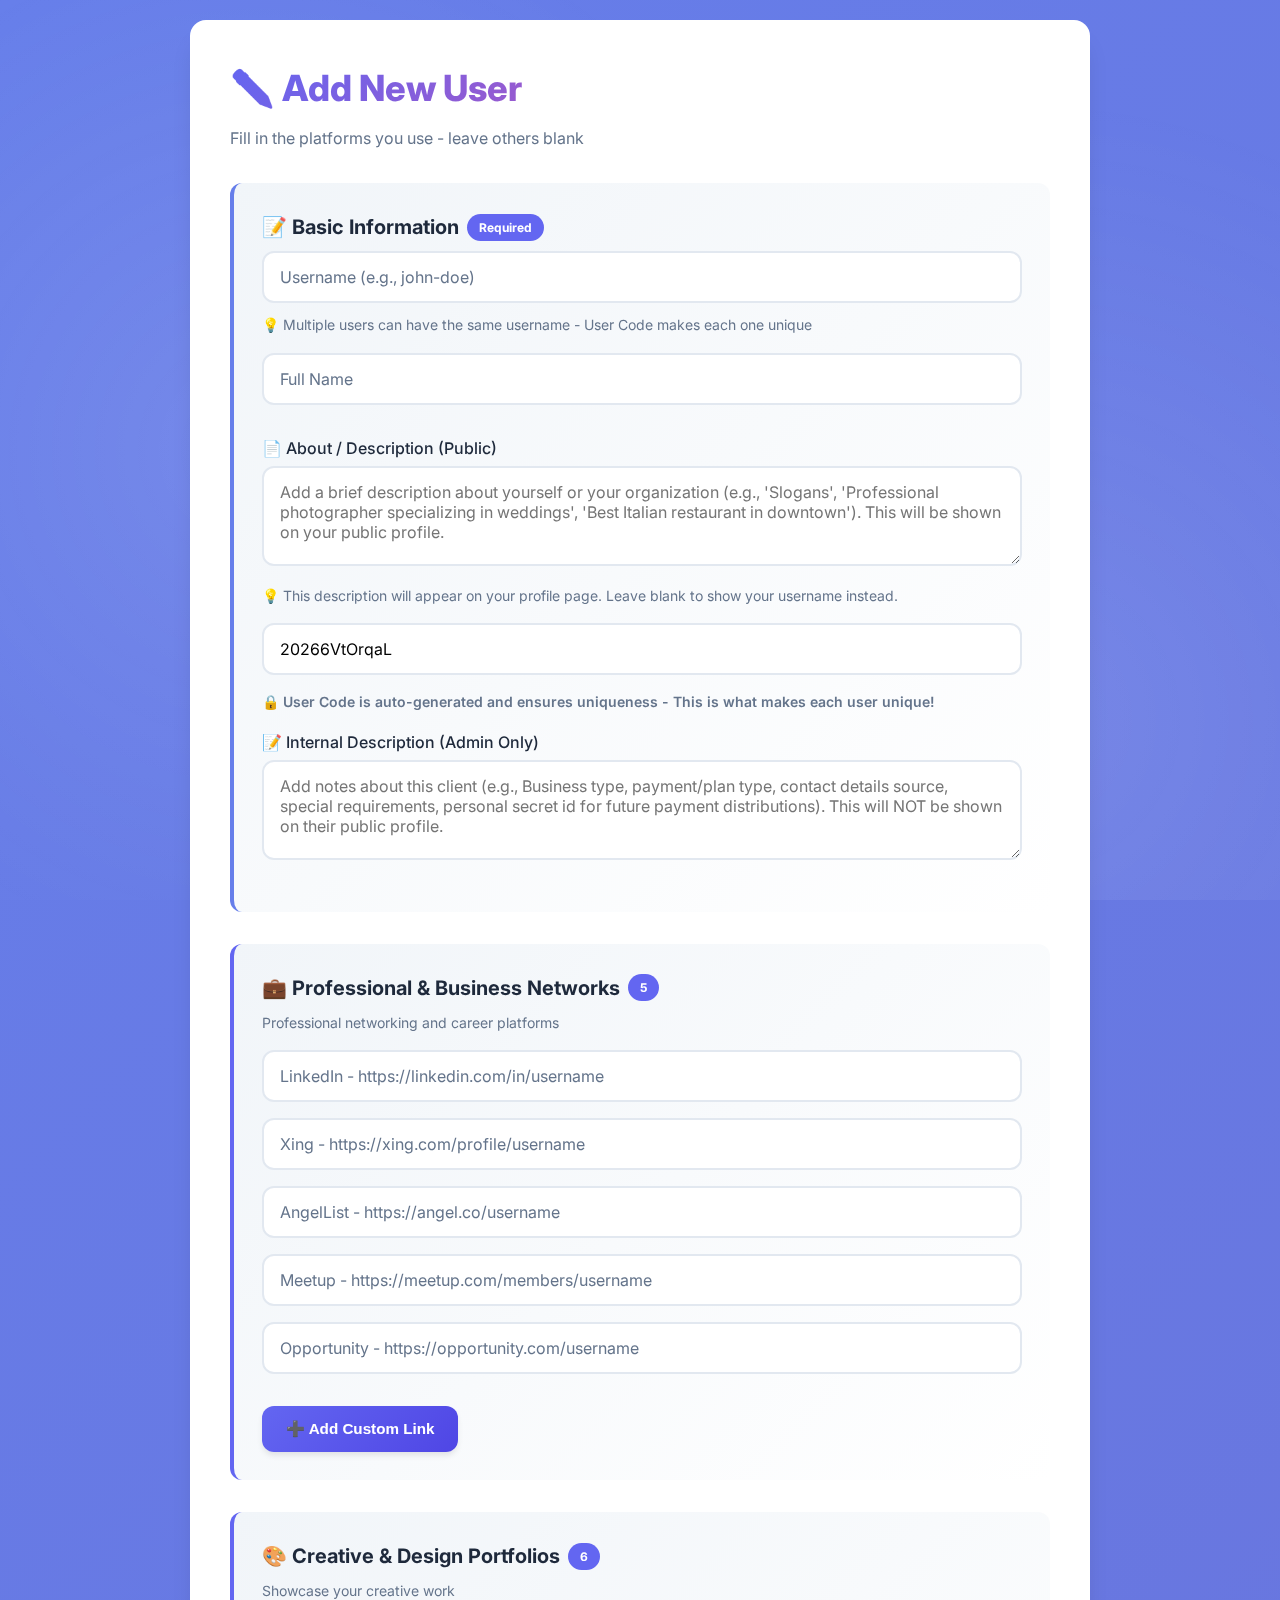
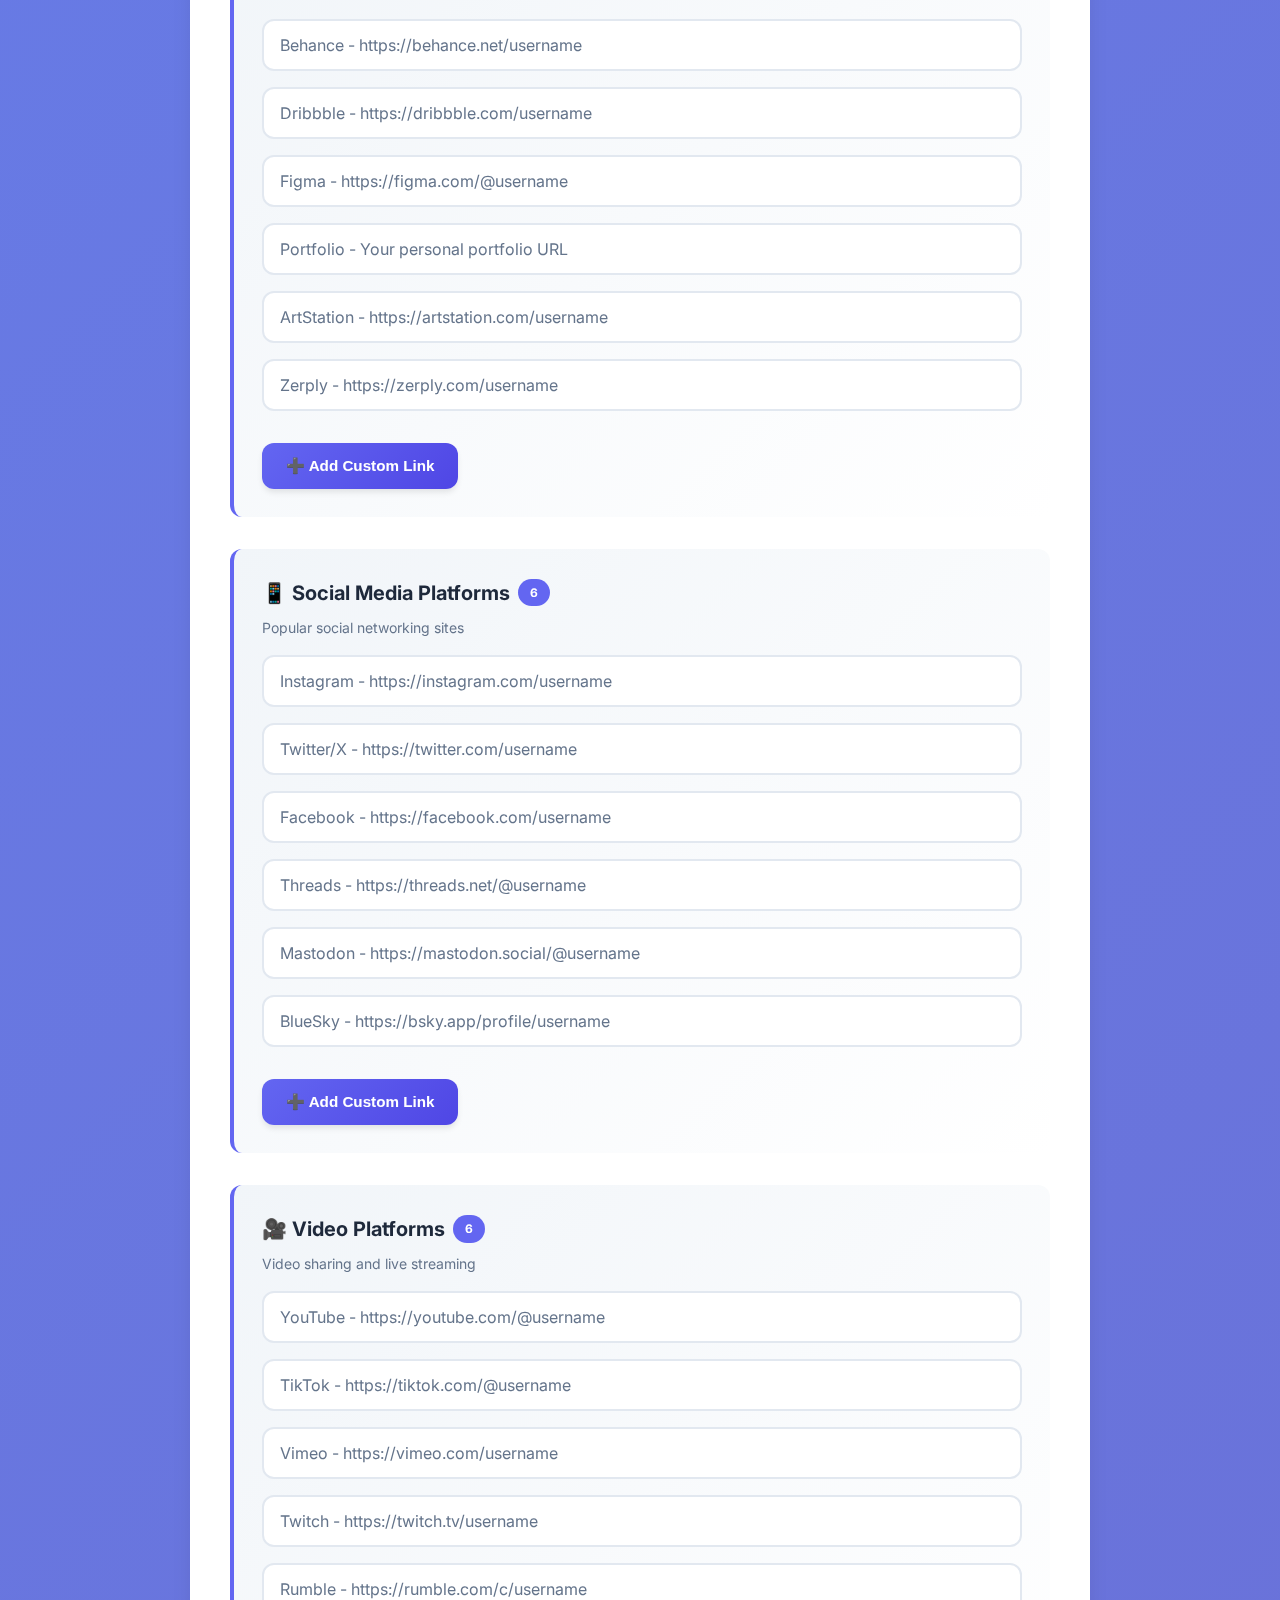
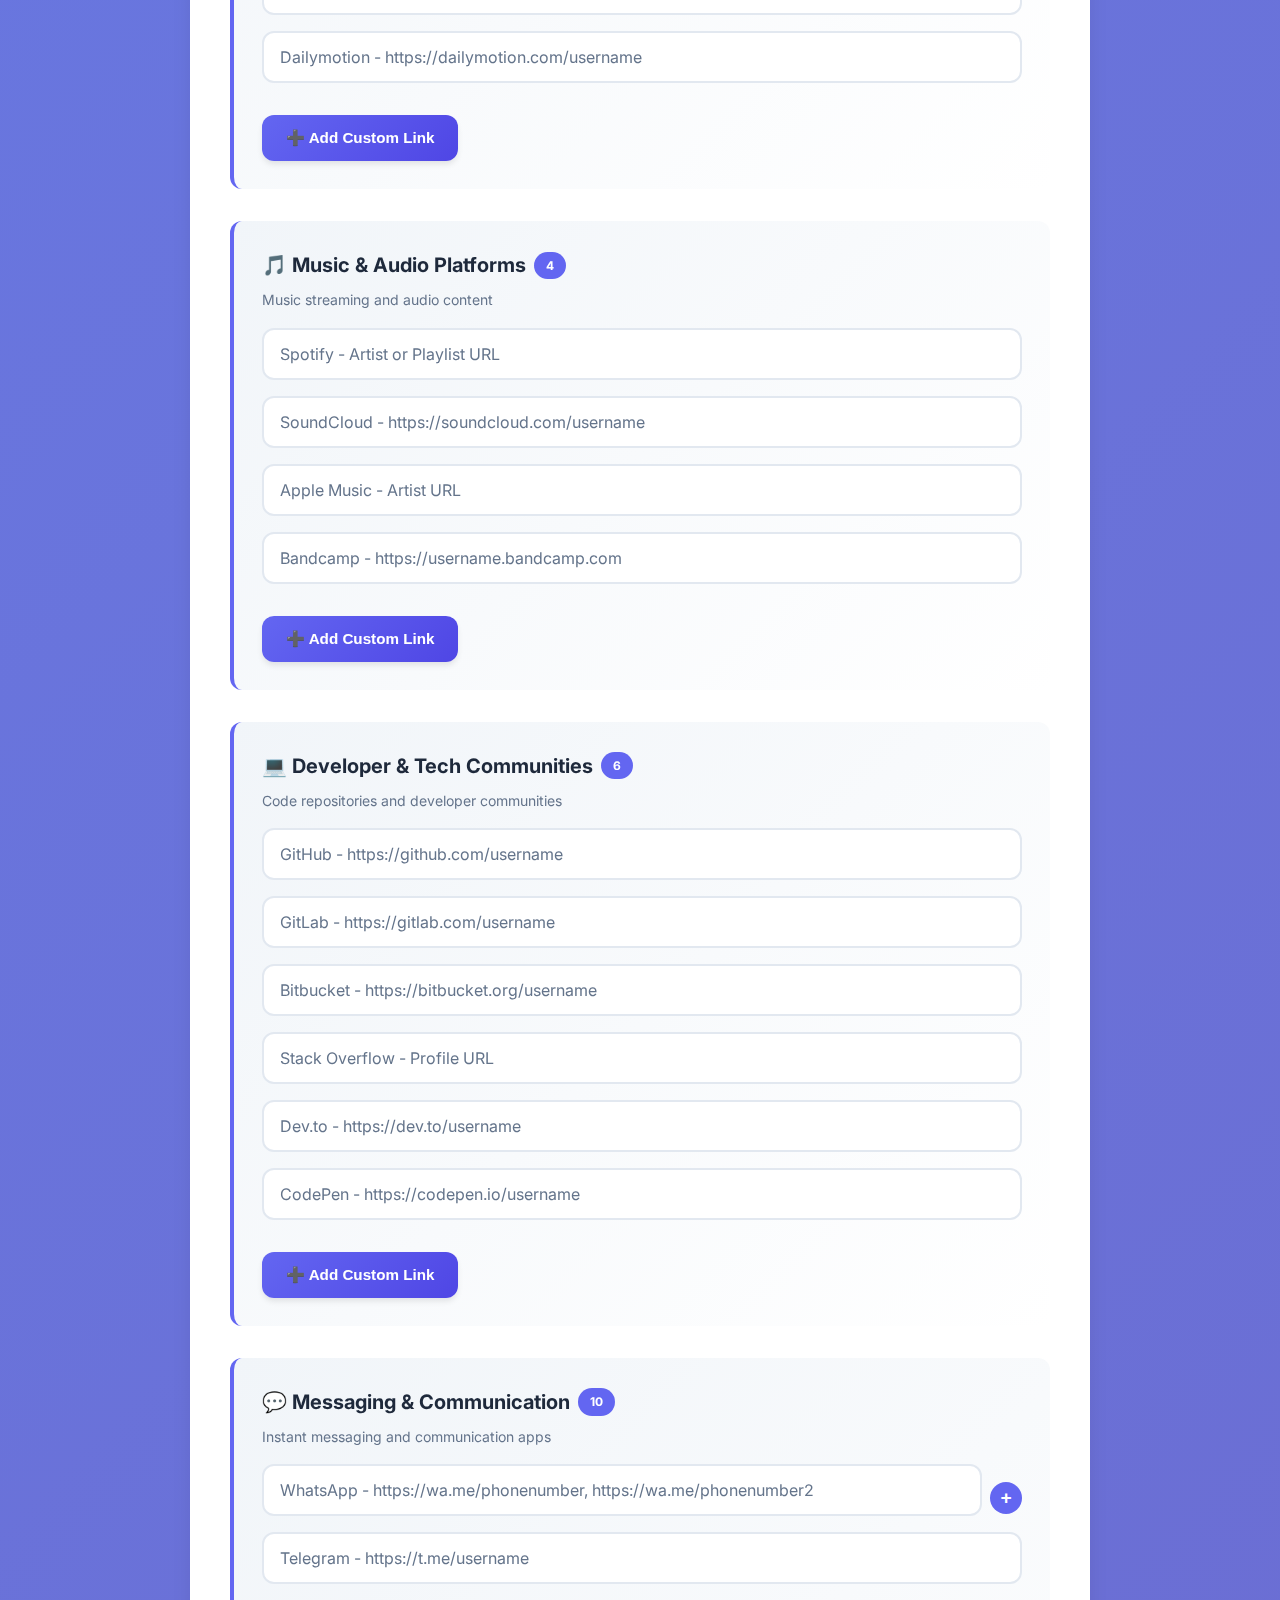
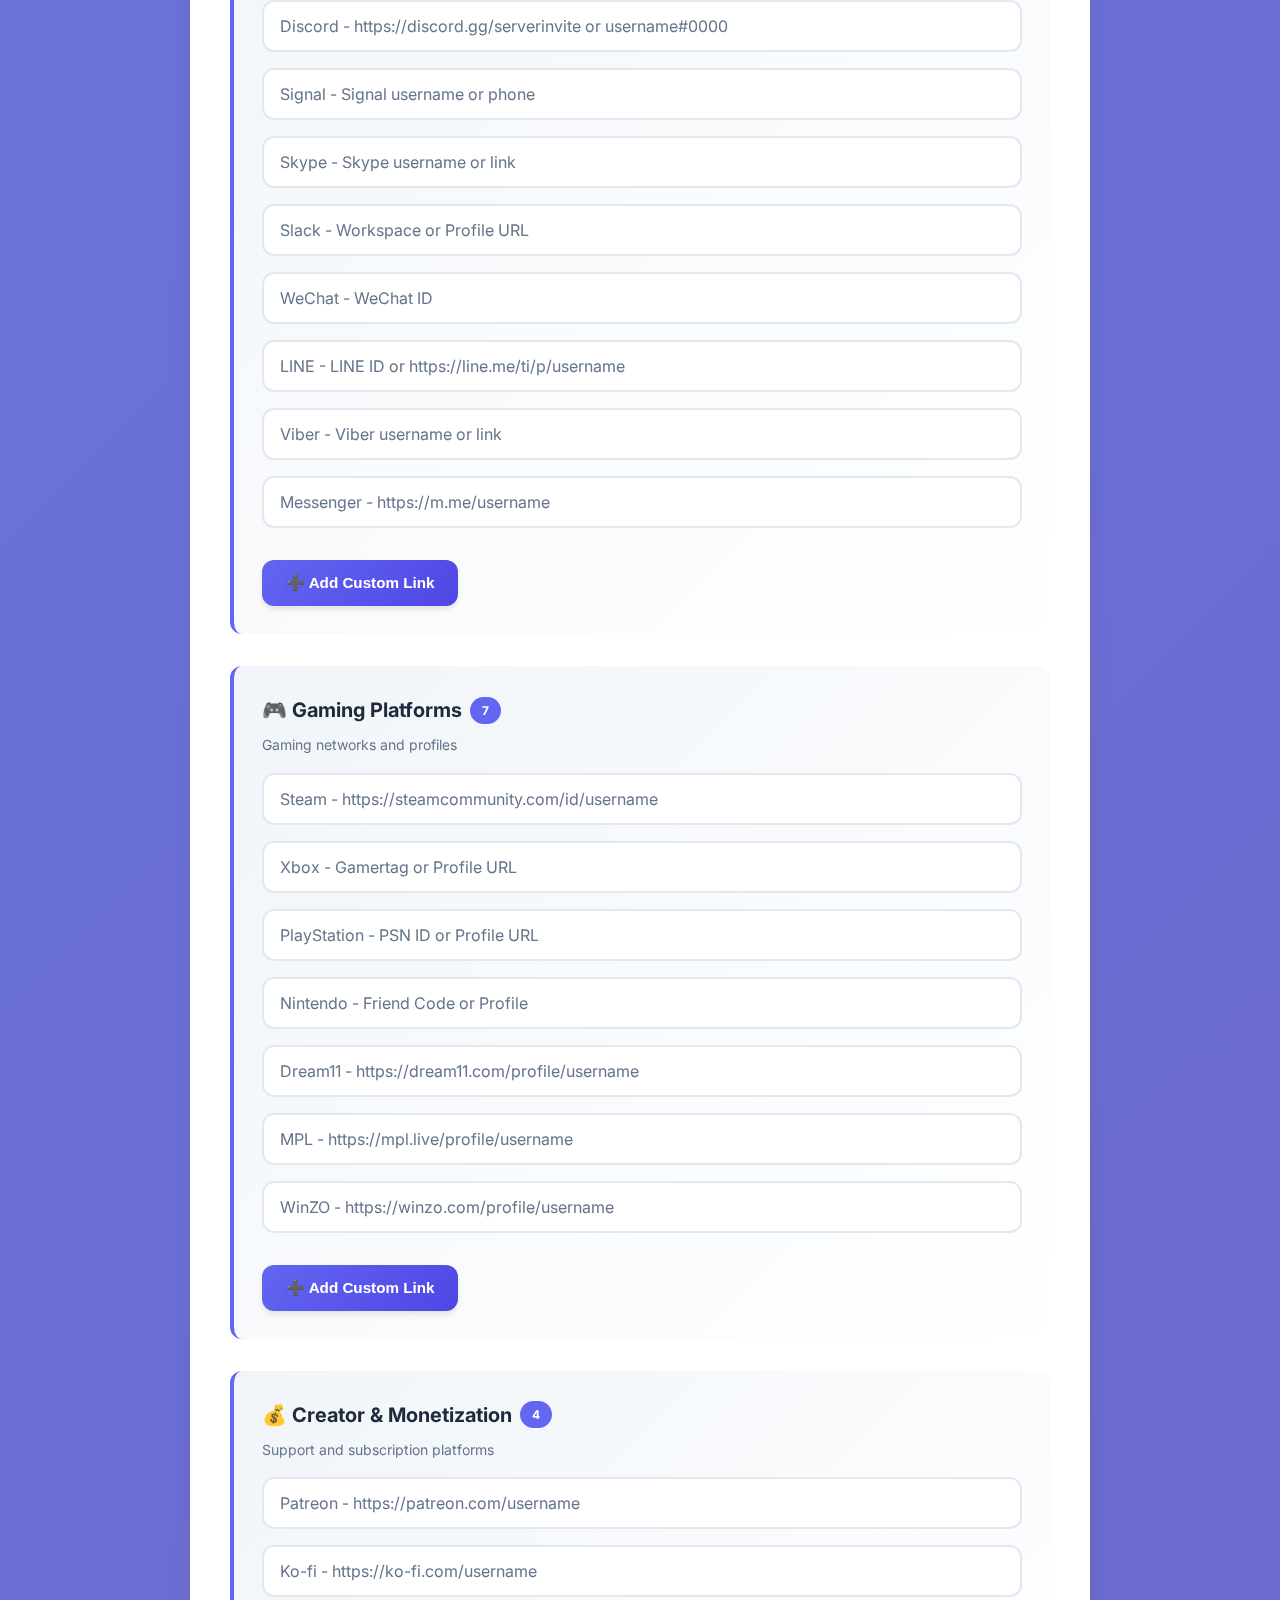
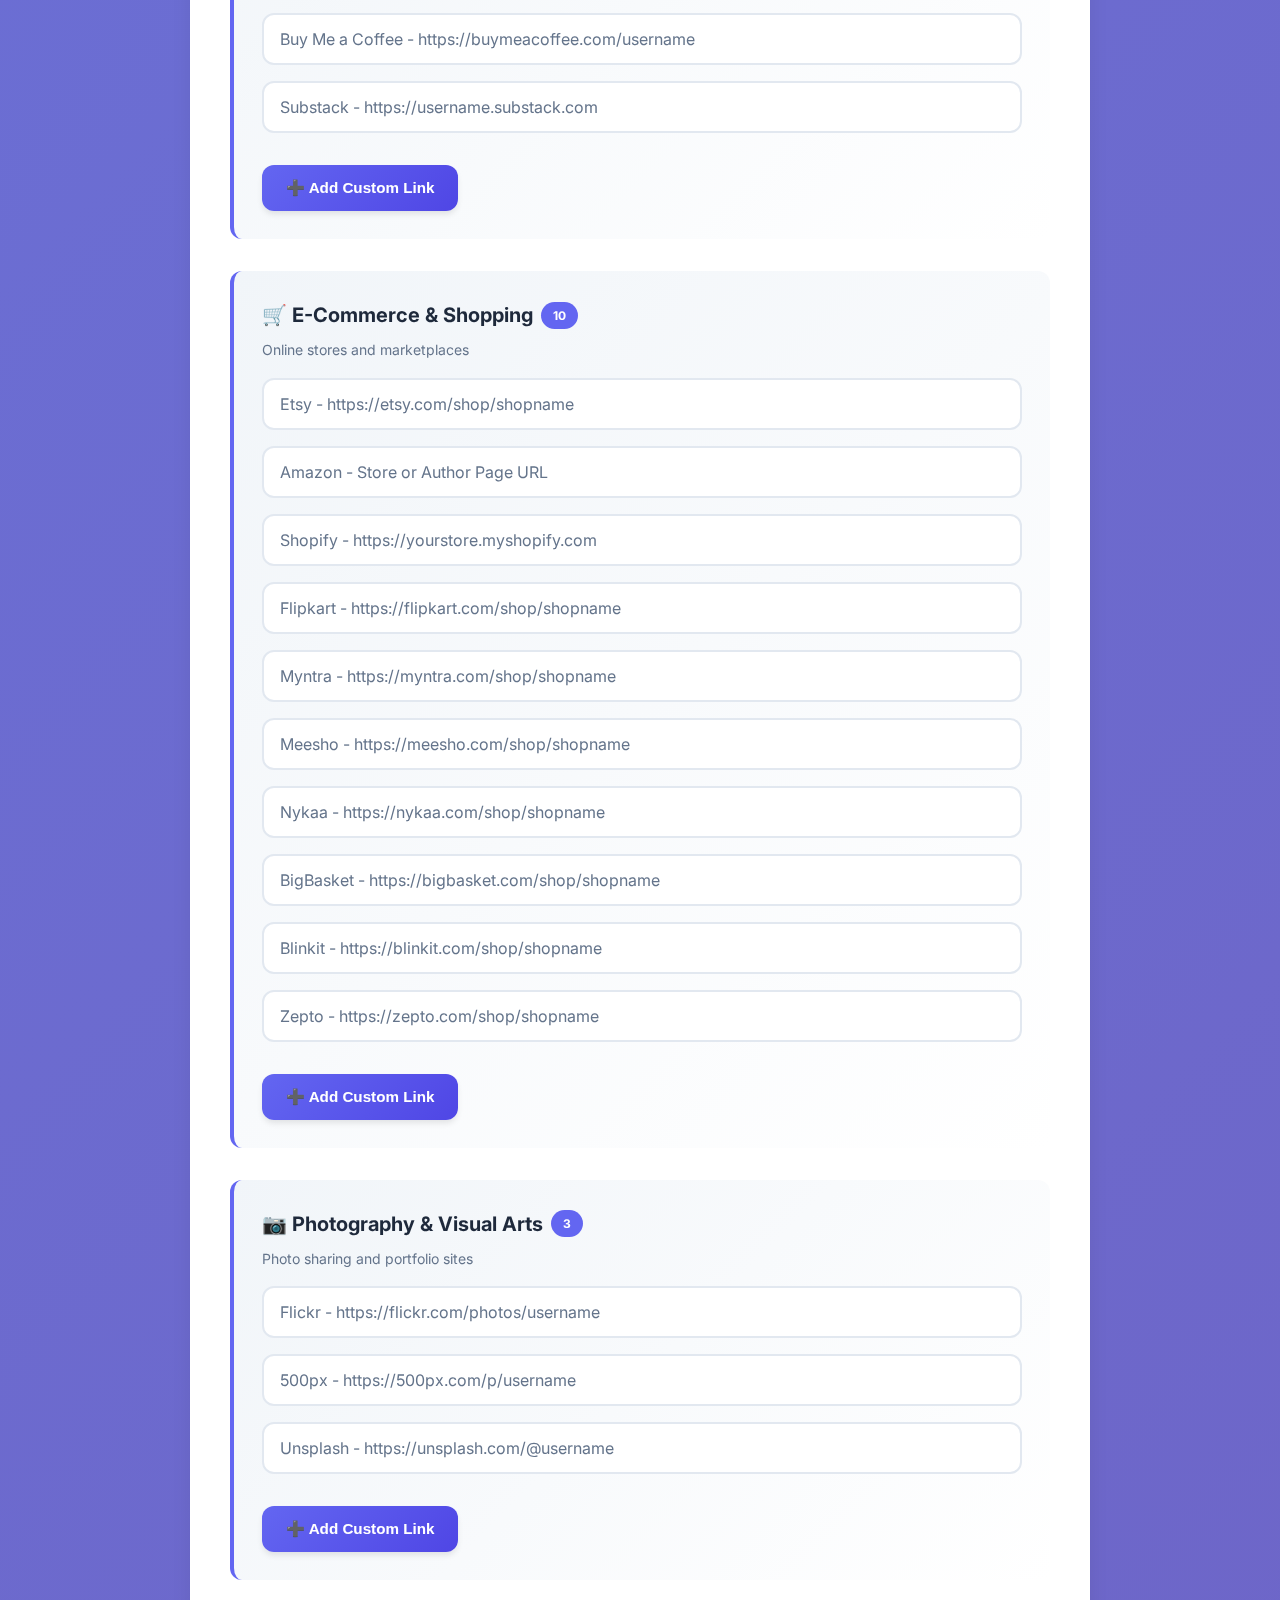
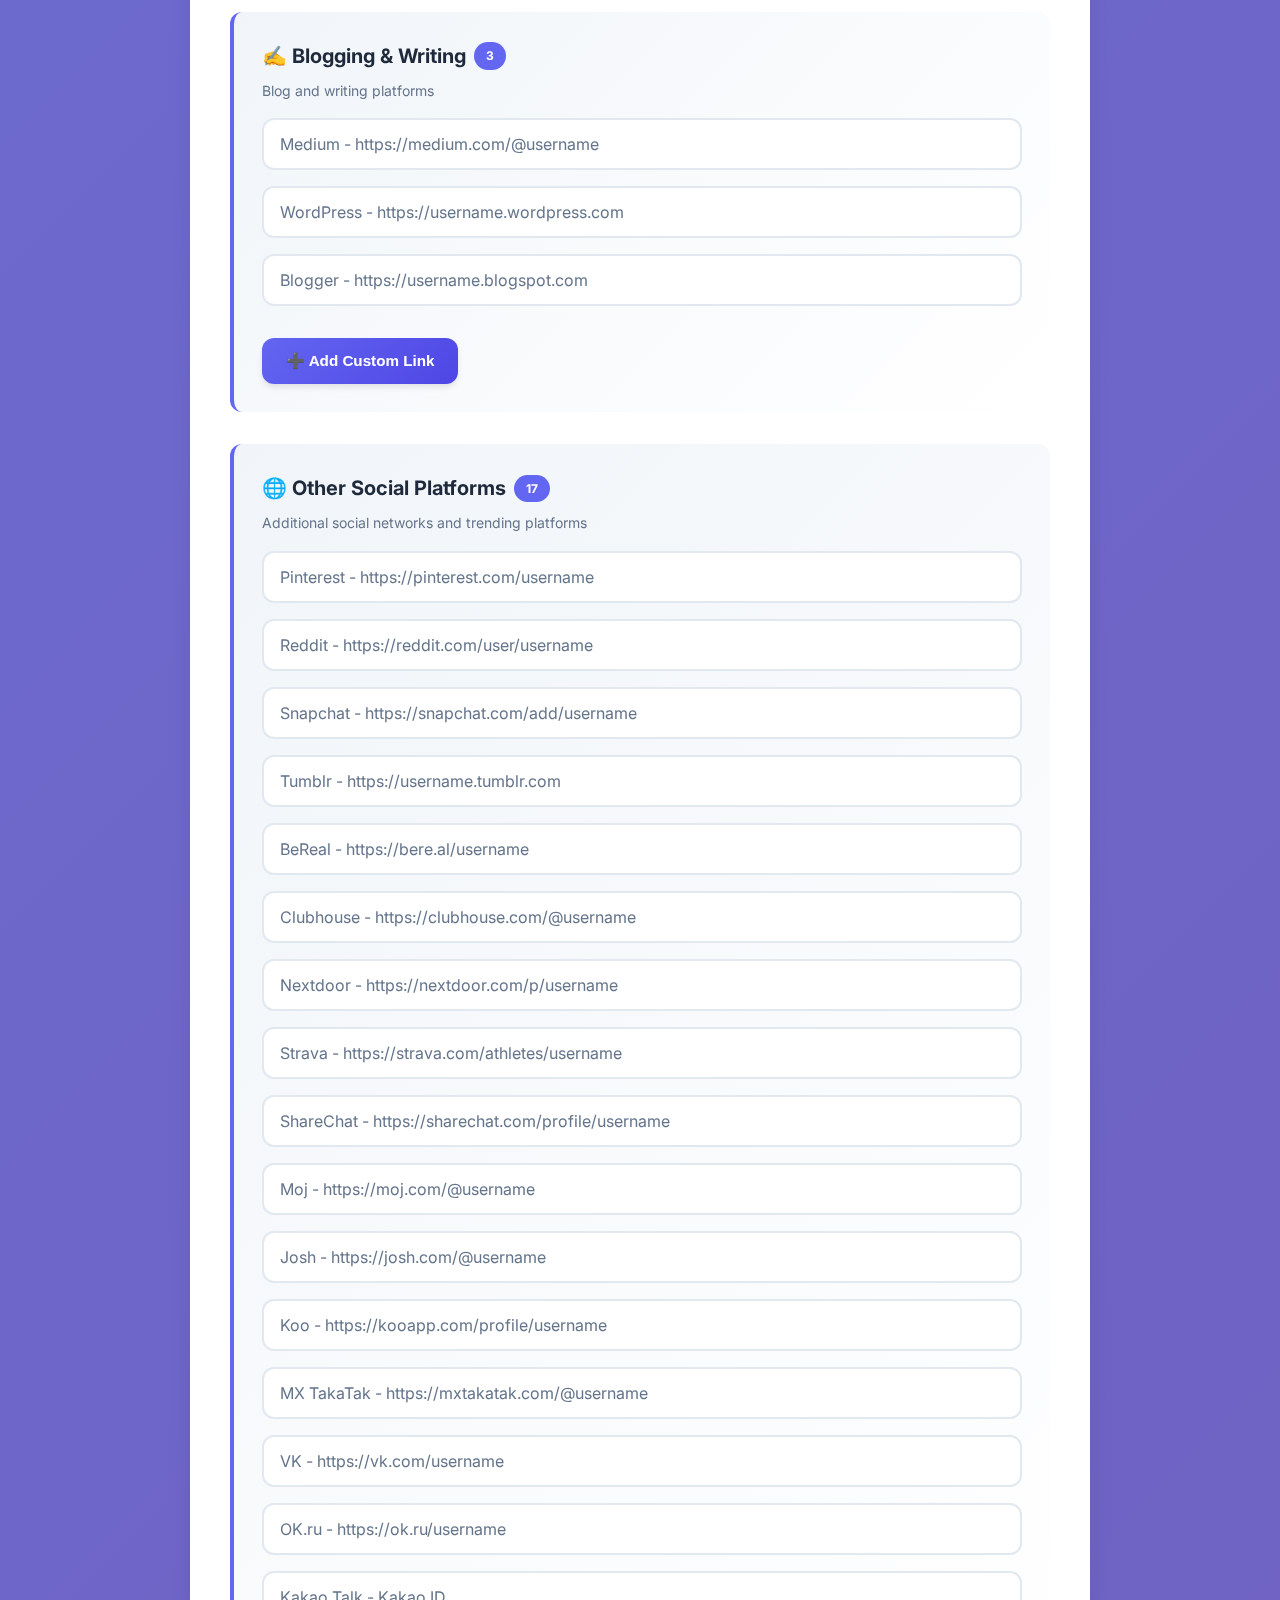
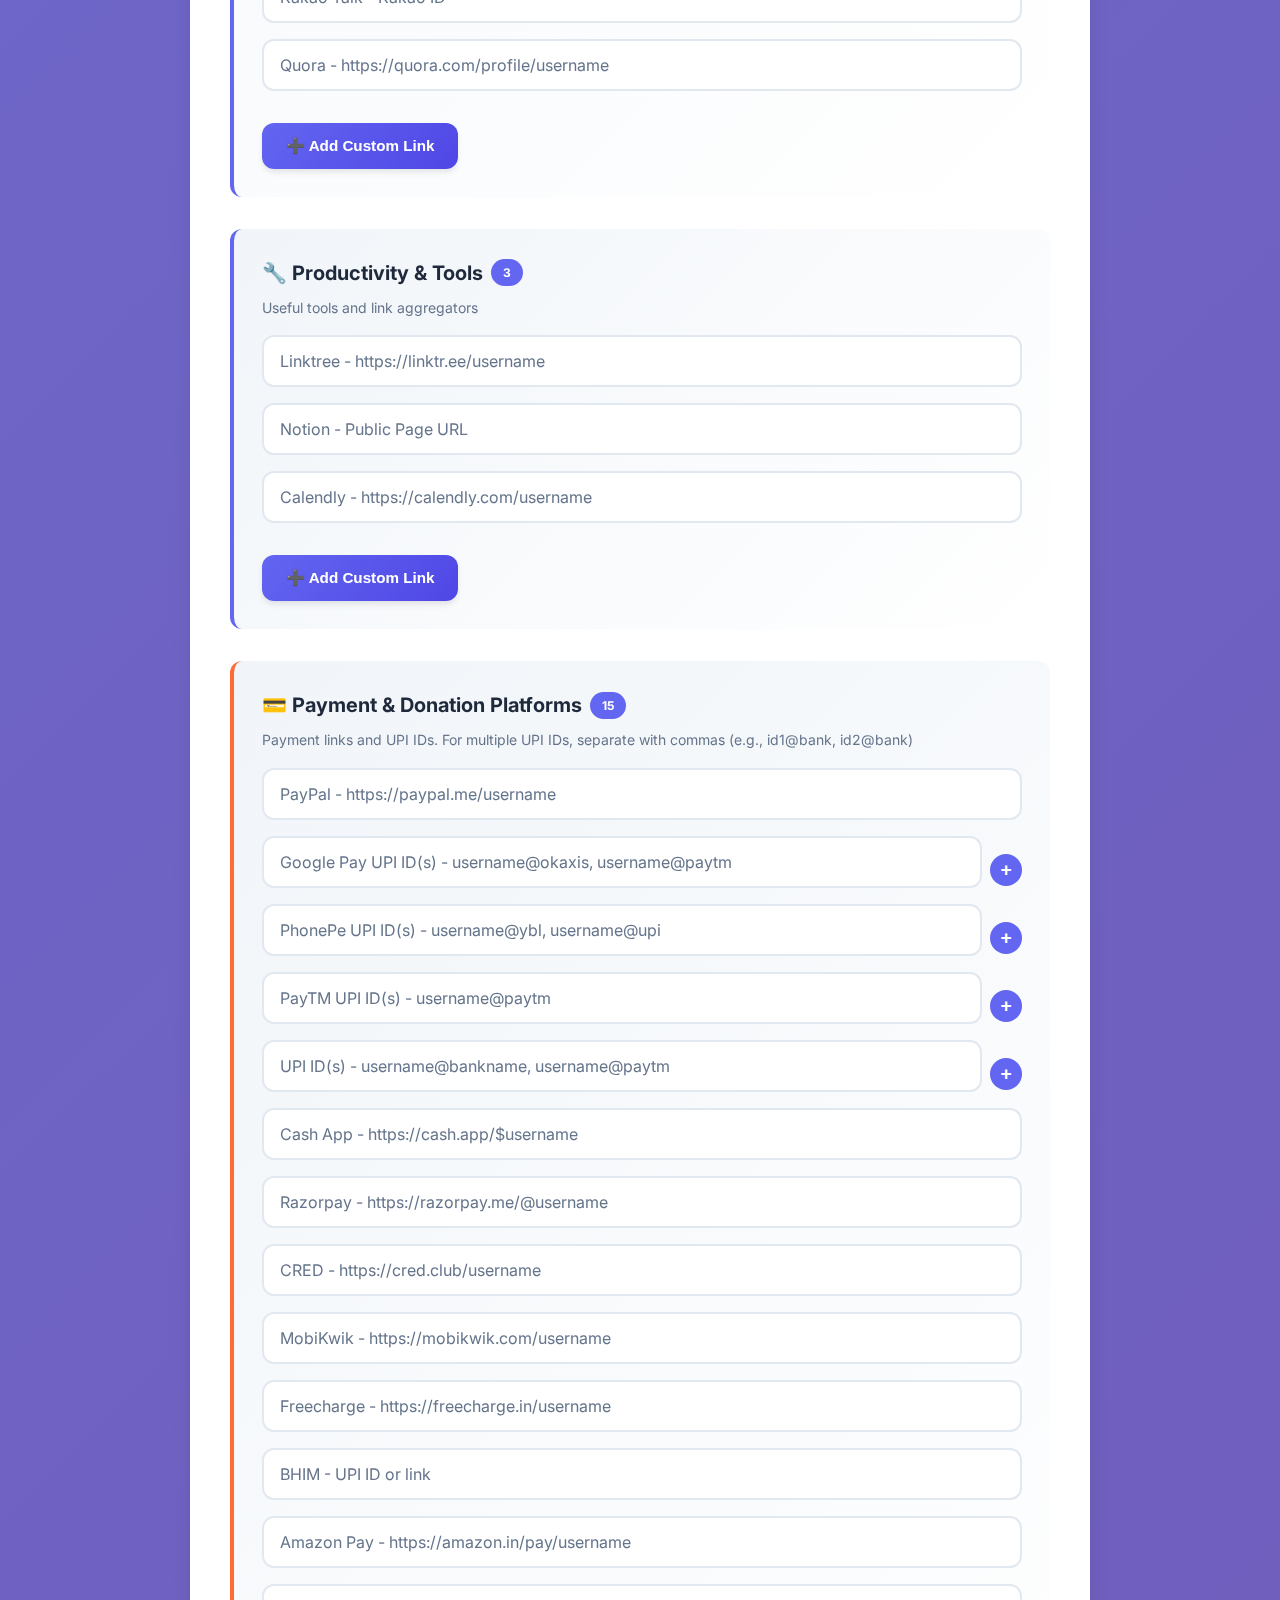
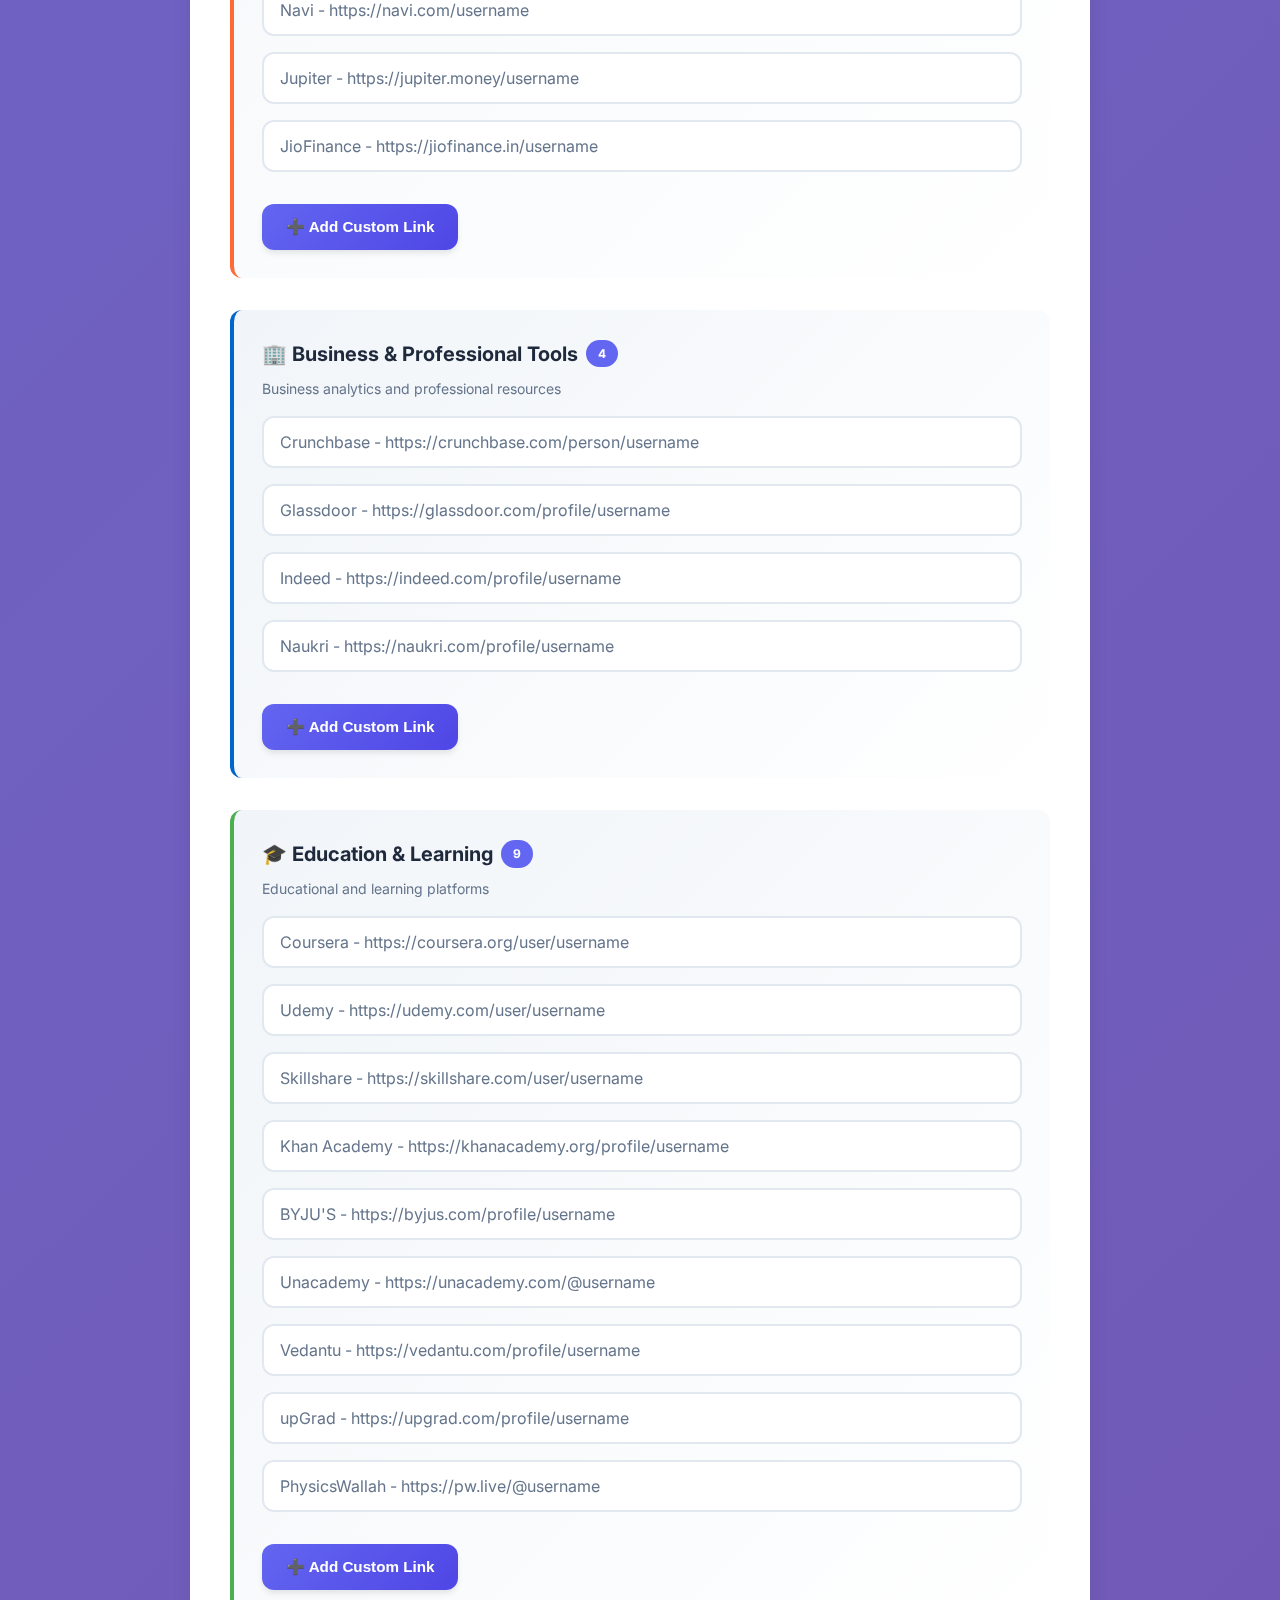
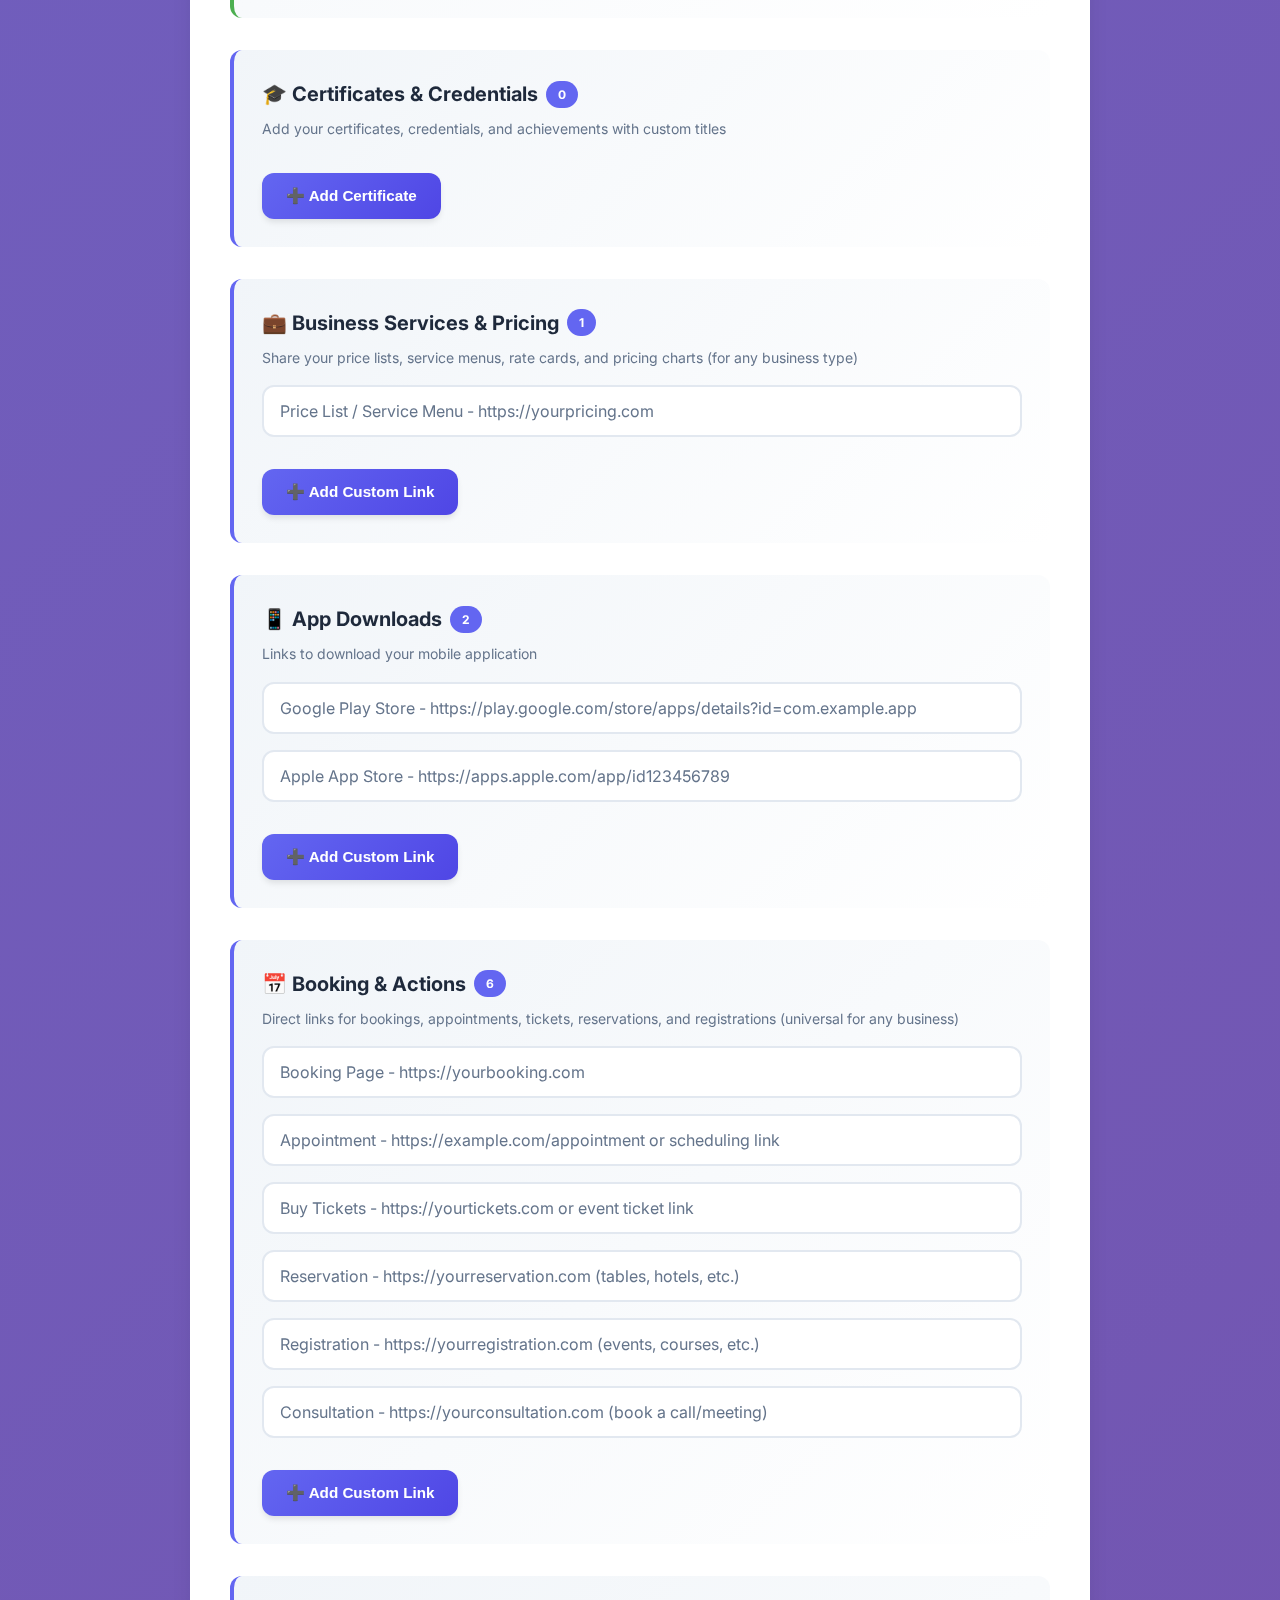
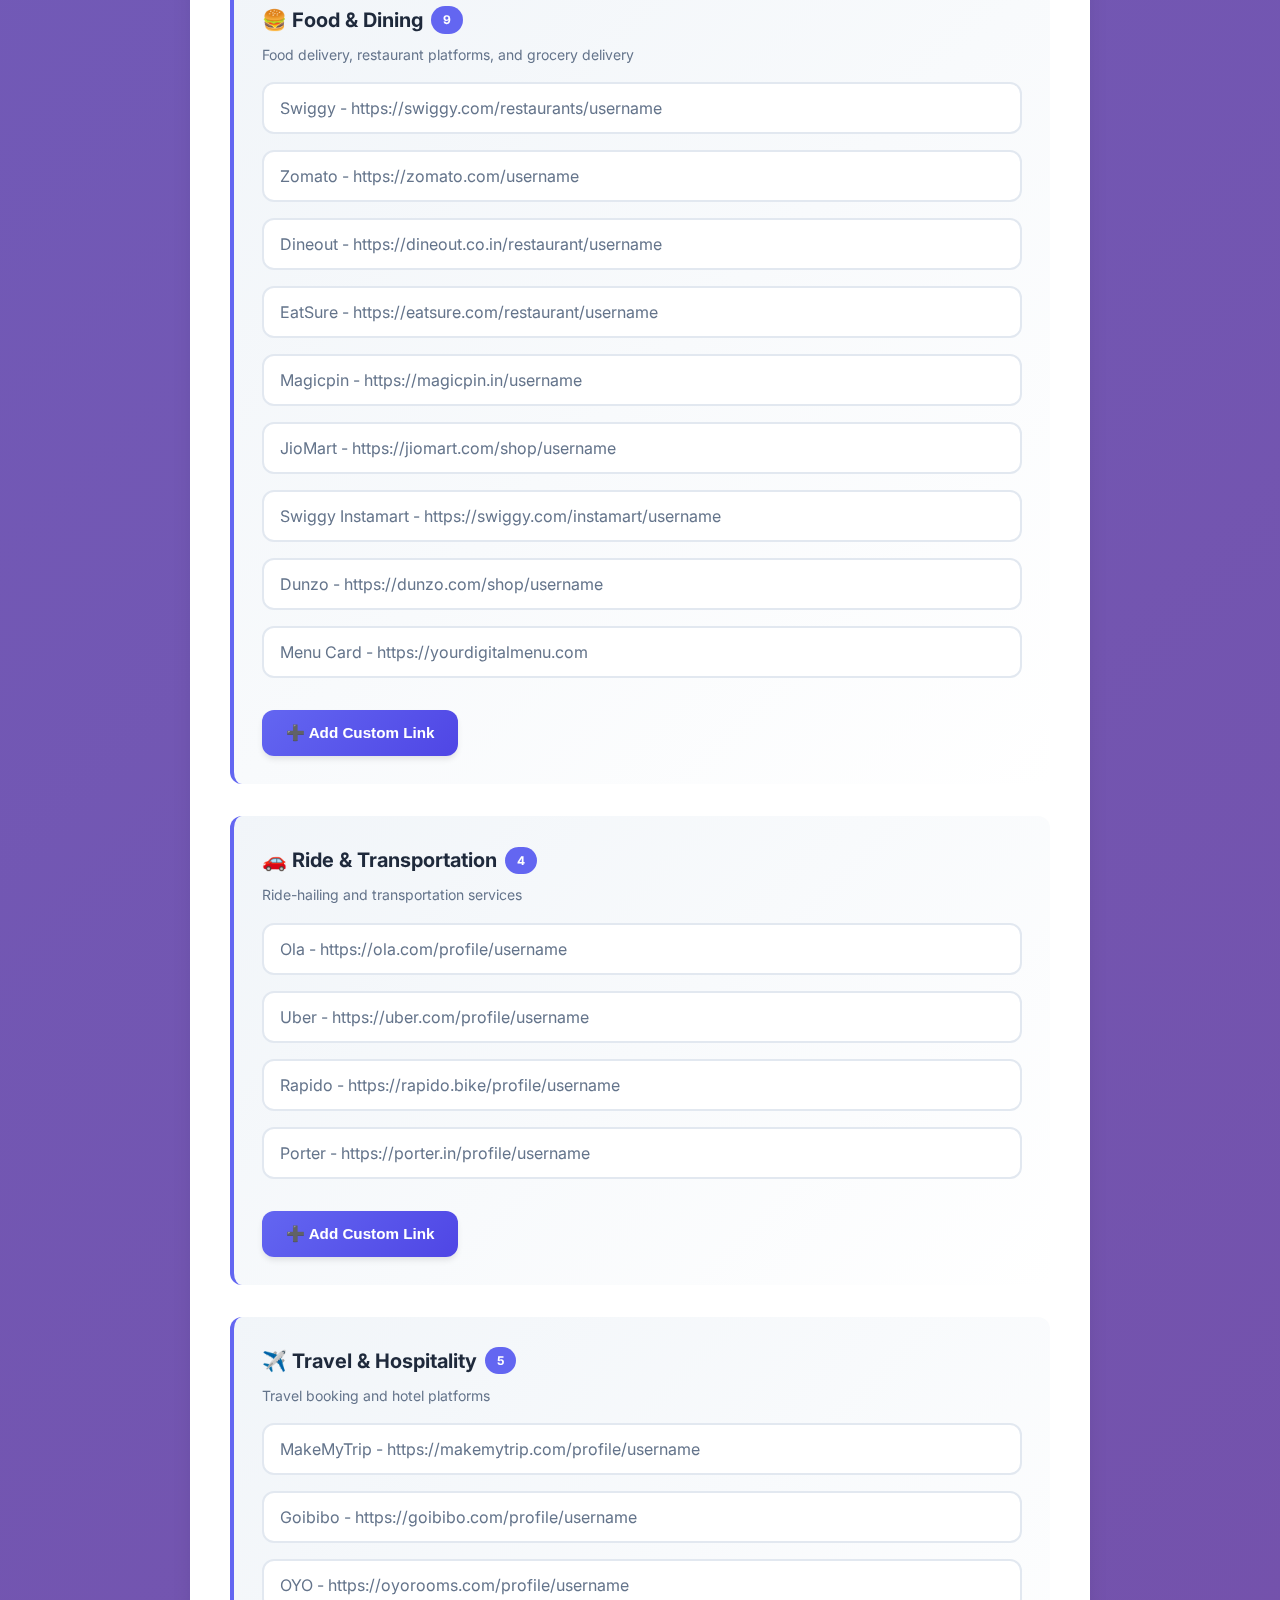
<file: edit.html>
<!DOCTYPE html>
<html lang="en">

<head>
  <meta charset="UTF-8">
  <meta name="viewport" content="width=device-width, initial-scale=1.0">
  <title>Edit User - MultiLink QR Manager</title>
  <link rel="stylesheet" href="style.css">
  <link rel="preconnect" href="https://fonts.googleapis.com">
  <link rel="preconnect" href="https://fonts.gstatic.com" crossorigin>
  <link href="https://fonts.googleapis.com/css2?family=Inter:wght@400;500;600;700;800&display=swap" rel="stylesheet">
</head>

<body>
  <div class="container">
    <div class="page-header">
      <h1 id="formTitle">✏️ Add New User</h1>
      <p class="subtitle">Fill in the platforms you use - leave others blank</p>
      <div id="adminLinks" class="admin-links hidden">
        <a href="index.html" class="btn-secondary">
          <span>🏠</span> Back to Dashboard
        </a>
      </div>
    </div>

    <form id="userForm">
      <!-- Basic Info -->
      <div class="form-section basic-info">
        <h3>📝 Basic Information <span class="platform-count">Required</span></h3>
        <input type="text" id="username" placeholder="Username (e.g., john-doe)" required>
        <small class="form-hint">💡 Multiple users can have the same username - User Code makes each one unique</small>
        <input type="text" id="fullname" placeholder="Full Name" required>

        <label for="publicDescription"
          style="display: block; margin-top: 15px; margin-bottom: 5px; font-weight: 500;">📄
          About / Description (Public)</label>
        <textarea id="publicDescription"
          placeholder="Add a brief description about yourself or your organization (e.g., 'Slogans', 'Professional photographer specializing in weddings', 'Best Italian restaurant in downtown'). This will be shown on your public profile."
          rows="3"></textarea>
        <small class="form-hint">💡 This description will appear on your profile page. Leave blank to show your username
          instead.</small>

        <input type="text" id="userCode" placeholder="User Code (auto-generated)" readonly class="readonly-input">
        <small class="form-note">🔒 User Code is auto-generated and ensures uniqueness - This is what makes each user
          unique!</small>

        <label for="description" style="display: block; margin-top: 15px; margin-bottom: 5px; font-weight: 500;">📝
          Internal Description (Admin Only)</label>
        <textarea id="description"
          placeholder="Add notes about this client (e.g., Business type, payment/plan type, contact details source, special requirements, personal secret id for future payment distributions). This will NOT be shown on their public profile."
          rows="3"></textarea>
      </div>

      <!-- Professional & Business Networks -->
      <div class="form-section" class="form-section professional">
        <h3>💼 Professional & Business Networks <span class="platform-count">5</span></h3>
        <small>Professional networking and career platforms</small>
        <input type="url" id="linkedin" placeholder="LinkedIn - https://linkedin.com/in/username">
        <input type="url" id="xing" placeholder="Xing - https://xing.com/profile/username">
        <input type="url" id="angellist" placeholder="AngelList - https://angel.co/username">
        <input type="url" id="meetup" placeholder="Meetup - https://meetup.com/members/username">
        <input type="url" id="opportunity" placeholder="Opportunity - https://opportunity.com/username">

        <div id="professional-custom-container" class="custom-links-container"></div>
        <button type="button" class="add-certificate-btn" onclick="addCustomLink('professional', '💼 Professional')">
          ➕ Add Custom Link
        </button>
      </div>

      <!-- Creative & Design Portfolios -->
      <div class="form-section" class="form-section design">
        <h3>🎨 Creative & Design Portfolios <span class="platform-count">6</span></h3>
        <small>Showcase your creative work</small>
        <input type="url" id="behance" placeholder="Behance - https://behance.net/username">
        <input type="url" id="dribbble" placeholder="Dribbble - https://dribbble.com/username">
        <input type="url" id="figma" placeholder="Figma - https://figma.com/@username">
        <input type="url" id="portfolio" placeholder="Portfolio - Your personal portfolio URL">
        <input type="url" id="artstation" placeholder="ArtStation - https://artstation.com/username">
        <input type="url" id="zerply" placeholder="Zerply - https://zerply.com/username">

        <div id="design-custom-container" class="custom-links-container"></div>
        <button type="button" class="add-certificate-btn" onclick="addCustomLink('design', '🎨 Design')">
          ➕ Add Custom Link
        </button>
      </div>

      <!-- Social Media -->
      <div class="form-section" class="form-section social">
        <h3>📱 Social Media Platforms <span class="platform-count">6</span></h3>
        <small>Popular social networking sites</small>
        <input type="url" id="instagram" placeholder="Instagram - https://instagram.com/username">
        <input type="url" id="twitter" placeholder="Twitter/X - https://twitter.com/username">
        <input type="url" id="facebook" placeholder="Facebook - https://facebook.com/username">
        <input type="url" id="threads" placeholder="Threads - https://threads.net/@username">
        <input type="url" id="mastodon" placeholder="Mastodon - https://mastodon.social/@username">
        <input type="url" id="bluesky" placeholder="BlueSky - https://bsky.app/profile/username">

        <div id="social-custom-container" class="custom-links-container"></div>
        <button type="button" class="add-certificate-btn" onclick="addCustomLink('social', '📱 Social')">
          ➕ Add Custom Link
        </button>
      </div>

      <!-- Video Platforms -->
      <div class="form-section" class="form-section video">
        <h3>🎥 Video Platforms <span class="platform-count">6</span></h3>
        <small>Video sharing and live streaming</small>
        <input type="url" id="youtube" placeholder="YouTube - https://youtube.com/@username">
        <input type="url" id="tiktok" placeholder="TikTok - https://tiktok.com/@username">
        <input type="url" id="vimeo" placeholder="Vimeo - https://vimeo.com/username">
        <input type="url" id="twitch" placeholder="Twitch - https://twitch.tv/username">
        <input type="url" id="rumble" placeholder="Rumble - https://rumble.com/c/username">
        <input type="url" id="dailymotion" placeholder="Dailymotion - https://dailymotion.com/username">

        <div id="video-custom-container" class="custom-links-container"></div>
        <button type="button" class="add-certificate-btn" onclick="addCustomLink('video', '🎥 Video')">
          ➕ Add Custom Link
        </button>
      </div>

      <!-- Music & Audio -->
      <div class="form-section" class="form-section music">
        <h3>🎵 Music & Audio Platforms <span class="platform-count">4</span></h3>
        <small>Music streaming and audio content</small>
        <input type="url" id="spotify" placeholder="Spotify - Artist or Playlist URL">
        <input type="url" id="soundcloud" placeholder="SoundCloud - https://soundcloud.com/username">
        <input type="url" id="applemusic" placeholder="Apple Music - Artist URL">
        <input type="url" id="bandcamp" placeholder="Bandcamp - https://username.bandcamp.com">

        <div id="music-custom-container" class="custom-links-container"></div>
        <button type="button" class="add-certificate-btn" onclick="addCustomLink('music', '🎵 Music')">
          ➕ Add Custom Link
        </button>
      </div>

      <!-- Developer Platforms -->
      <div class="form-section" class="form-section developer">
        <h3>💻 Developer & Tech Communities <span class="platform-count">6</span></h3>
        <small>Code repositories and developer communities</small>
        <input type="url" id="github" placeholder="GitHub - https://github.com/username">
        <input type="url" id="gitlab" placeholder="GitLab - https://gitlab.com/username">
        <input type="url" id="bitbucket" placeholder="Bitbucket - https://bitbucket.org/username">
        <input type="url" id="stackoverflow" placeholder="Stack Overflow - Profile URL">
        <input type="url" id="devto" placeholder="Dev.to - https://dev.to/username">
        <input type="url" id="codepen" placeholder="CodePen - https://codepen.io/username">

        <div id="developer-custom-container" class="custom-links-container"></div>
        <button type="button" class="add-certificate-btn" onclick="addCustomLink('developer', '💻 Developer')">
          ➕ Add Custom Link
        </button>
      </div>

      <!-- Messaging & Communication -->
      <div class="form-section" class="form-section messaging">
        <h3>💬 Messaging & Communication <span class="platform-count">10</span></h3>
        <small>Instant messaging and communication apps</small>
        <div class="upi-input-group">
          <input type="text" id="whatsapp"
            placeholder="WhatsApp - https://wa.me/phonenumber, https://wa.me/phonenumber2">
          <button type="button" class="add-upi-btn" data-target="whatsapp"
            title="Add another WhatsApp number">+</button>
        </div>
        <input type="url" id="telegram" placeholder="Telegram - https://t.me/username">
        <input type="url" id="discord" placeholder="Discord - https://discord.gg/serverinvite or username#0000">
        <input type="url" id="signal" placeholder="Signal - Signal username or phone">
        <input type="url" id="skype" placeholder="Skype - Skype username or link">
        <input type="url" id="slack" placeholder="Slack - Workspace or Profile URL">
        <input type="url" id="wechat" placeholder="WeChat - WeChat ID">
        <input type="url" id="line" placeholder="LINE - LINE ID or https://line.me/ti/p/username">
        <input type="url" id="viber" placeholder="Viber - Viber username or link">
        <input type="url" id="messenger" placeholder="Messenger - https://m.me/username">

        <div id="messaging-custom-container" class="custom-links-container"></div>
        <button type="button" class="add-certificate-btn" onclick="addCustomLink('messaging', '💬 Messaging')">
          ➕ Add Custom Link
        </button>
      </div>

      <!-- Gaming Platforms -->
      <div class="form-section" class="form-section gaming">
        <h3>🎮 Gaming Platforms <span class="platform-count">7</span></h3>
        <small>Gaming networks and profiles</small>
        <input type="url" id="steam" placeholder="Steam - https://steamcommunity.com/id/username">
        <input type="url" id="xbox" placeholder="Xbox - Gamertag or Profile URL">
        <input type="url" id="playstation" placeholder="PlayStation - PSN ID or Profile URL">
        <input type="url" id="nintendo" placeholder="Nintendo - Friend Code or Profile">
        <input type="url" id="dream11" placeholder="Dream11 - https://dream11.com/profile/username">
        <input type="url" id="mpl" placeholder="MPL - https://mpl.live/profile/username">
        <input type="url" id="winzo" placeholder="WinZO - https://winzo.com/profile/username">

        <div id="gaming-custom-container" class="custom-links-container"></div>
        <button type="button" class="add-certificate-btn" onclick="addCustomLink('gaming', '🎮 Gaming')">
          ➕ Add Custom Link
        </button>
      </div>

      <!-- Creator & Monetization -->
      <div class="form-section" class="form-section creator">
        <h3>💰 Creator & Monetization <span class="platform-count">4</span></h3>
        <small>Support and subscription platforms</small>
        <input type="url" id="patreon" placeholder="Patreon - https://patreon.com/username">
        <input type="url" id="kofi" placeholder="Ko-fi - https://ko-fi.com/username">
        <input type="url" id="buymeacoffee" placeholder="Buy Me a Coffee - https://buymeacoffee.com/username">
        <input type="url" id="substack" placeholder="Substack - https://username.substack.com">

        <div id="creator-custom-container" class="custom-links-container"></div>
        <button type="button" class="add-certificate-btn" onclick="addCustomLink('creator', '💰 Creator')">
          ➕ Add Custom Link
        </button>
      </div>

      <!-- E-commerce & Shopping -->
      <div class="form-section" class="form-section ecommerce">
        <h3>🛒 E-Commerce & Shopping <span class="platform-count">10</span></h3>
        <small>Online stores and marketplaces</small>
        <input type="url" id="etsy" placeholder="Etsy - https://etsy.com/shop/shopname">
        <input type="url" id="amazon" placeholder="Amazon - Store or Author Page URL">
        <input type="url" id="shopify" placeholder="Shopify - https://yourstore.myshopify.com">
        <input type="url" id="flipkart" placeholder="Flipkart - https://flipkart.com/shop/shopname">
        <input type="url" id="myntra" placeholder="Myntra - https://myntra.com/shop/shopname">
        <input type="url" id="meesho" placeholder="Meesho - https://meesho.com/shop/shopname">
        <input type="url" id="nykaa" placeholder="Nykaa - https://nykaa.com/shop/shopname">
        <input type="url" id="bigbasket" placeholder="BigBasket - https://bigbasket.com/shop/shopname">
        <input type="url" id="blinkit" placeholder="Blinkit - https://blinkit.com/shop/shopname">
        <input type="url" id="zepto" placeholder="Zepto - https://zepto.com/shop/shopname">

        <div id="ecommerce-custom-container" class="custom-links-container"></div>
        <button type="button" class="add-certificate-btn" onclick="addCustomLink('ecommerce', '🛍 E-commerce')">
          ➕ Add Custom Link
        </button>
      </div>

      <!-- Photography & Visual Arts -->
      <div class="form-section" class="form-section photography">
        <h3>📷 Photography & Visual Arts <span class="platform-count">3</span></h3>
        <small>Photo sharing and portfolio sites</small>
        <input type="url" id="flickr" placeholder="Flickr - https://flickr.com/photos/username">
        <input type="url" id="500px" placeholder="500px - https://500px.com/p/username">
        <input type="url" id="unsplash" placeholder="Unsplash - https://unsplash.com/@username">

        <div id="photography-custom-container" class="custom-links-container"></div>
        <button type="button" class="add-certificate-btn" onclick="addCustomLink('photography', '📷 Photography')">
          ➕ Add Custom Link
        </button>
      </div>

      <!-- Blogging & Writing -->
      <div class="form-section" class="form-section blogging">
        <h3>✍️ Blogging & Writing <span class="platform-count">3</span></h3>
        <small>Blog and writing platforms</small>
        <input type="url" id="medium" placeholder="Medium - https://medium.com/@username">
        <input type="url" id="wordpress" placeholder="WordPress - https://username.wordpress.com">
        <input type="url" id="blogger" placeholder="Blogger - https://username.blogspot.com">

        <div id="blogging-custom-container" class="custom-links-container"></div>
        <button type="button" class="add-certificate-btn" onclick="addCustomLink('blogging', '✍️ Blogging')">
          ➕ Add Custom Link
        </button>
      </div>

      <!-- Other Social Platforms -->
      <div class="form-section" class="form-section misc-social">
        <h3>🌐 Other Social Platforms <span class="platform-count">17</span></h3>
        <small>Additional social networks and trending platforms</small>
        <input type="url" id="pinterest" placeholder="Pinterest - https://pinterest.com/username">
        <input type="url" id="reddit" placeholder="Reddit - https://reddit.com/user/username">
        <input type="url" id="snapchat" placeholder="Snapchat - https://snapchat.com/add/username">
        <input type="url" id="tumblr" placeholder="Tumblr - https://username.tumblr.com">
        <input type="url" id="bereal" placeholder="BeReal - https://bere.al/username">
        <input type="url" id="clubhouse" placeholder="Clubhouse - https://clubhouse.com/@username">
        <input type="url" id="nextdoor" placeholder="Nextdoor - https://nextdoor.com/p/username">
        <input type="url" id="strava" placeholder="Strava - https://strava.com/athletes/username">
        <input type="url" id="sharechat" placeholder="ShareChat - https://sharechat.com/profile/username">
        <input type="url" id="moj" placeholder="Moj - https://moj.com/@username">
        <input type="url" id="josh" placeholder="Josh - https://josh.com/@username">
        <input type="url" id="koo" placeholder="Koo - https://kooapp.com/profile/username">
        <input type="url" id="mxtakatak" placeholder="MX TakaTak - https://mxtakatak.com/@username">
        <input type="url" id="vk" placeholder="VK - https://vk.com/username">
        <input type="url" id="ok" placeholder="OK.ru - https://ok.ru/username">
        <input type="url" id="kakaotalk" placeholder="Kakao Talk - Kakao ID">
        <input type="url" id="quora" placeholder="Quora - https://quora.com/profile/username">

        <div id="miscSocial-custom-container" class="custom-links-container"></div>
        <button type="button" class="add-certificate-btn" onclick="addCustomLink('miscSocial', '🌐 Other Social')">
          ➕ Add Custom Link
        </button>
      </div>

      <!-- Productivity & Tools -->
      <div class="form-section" class="form-section productivity">
        <h3>🔧 Productivity & Tools <span class="platform-count">3</span></h3>
        <small>Useful tools and link aggregators</small>
        <input type="url" id="linktree" placeholder="Linktree - https://linktr.ee/username">
        <input type="url" id="notion" placeholder="Notion - Public Page URL">
        <input type="url" id="calendly" placeholder="Calendly - https://calendly.com/username">

        <div id="productivity-custom-container" class="custom-links-container"></div>
        <button type="button" class="add-certificate-btn" onclick="addCustomLink('productivity', '🔧 Productivity')">
          ➕ Add Custom Link
        </button>
      </div>

      <!-- Payment & Donation Platforms -->
      <div class="form-section payment">
        <h3>💳 Payment & Donation Platforms <span class="platform-count">15</span></h3>
        <small>Payment links and UPI IDs. For multiple UPI IDs, separate with commas (e.g., id1@bank, id2@bank)</small>
        <input type="url" id="paypal" placeholder="PayPal - https://paypal.me/username">

        <div class="upi-input-group">
          <input type="text" id="gpay" placeholder="Google Pay UPI ID(s) - username@okaxis, username@paytm">
          <button type="button" class="add-upi-btn" data-target="gpay" title="Add another UPI ID">+</button>
        </div>

        <div class="upi-input-group">
          <input type="text" id="phonepe" placeholder="PhonePe UPI ID(s) - username@ybl, username@upi">
          <button type="button" class="add-upi-btn" data-target="phonepe" title="Add another UPI ID">+</button>
        </div>

        <div class="upi-input-group">
          <input type="text" id="paytm" placeholder="PayTM UPI ID(s) - username@paytm">
          <button type="button" class="add-upi-btn" data-target="paytm" title="Add another UPI ID">+</button>
        </div>

        <div class="upi-input-group">
          <input type="text" id="upi" placeholder="UPI ID(s) - username@bankname, username@paytm">
          <button type="button" class="add-upi-btn" data-target="upi" title="Add another UPI ID">+</button>
        </div>

        <input type="url" id="cashapp" placeholder="Cash App - https://cash.app/$username">
        <input type="url" id="razorpay" placeholder="Razorpay - https://razorpay.me/@username">
        <input type="url" id="cred" placeholder="CRED - https://cred.club/username">
        <input type="url" id="mobikwik" placeholder="MobiKwik - https://mobikwik.com/username">
        <input type="url" id="freecharge" placeholder="Freecharge - https://freecharge.in/username">
        <input type="url" id="bhim" placeholder="BHIM - UPI ID or link">
        <input type="url" id="amazonpay" placeholder="Amazon Pay - https://amazon.in/pay/username">
        <input type="url" id="navi" placeholder="Navi - https://navi.com/username">
        <input type="url" id="jupiter" placeholder="Jupiter - https://jupiter.money/username">
        <input type="url" id="jiofinance" placeholder="JioFinance - https://jiofinance.in/username">

        <div id="payment-custom-container" class="custom-links-container"></div>
        <button type="button" class="add-certificate-btn" onclick="addCustomLink('payment', '💳 Payment')">
          ➕ Add Custom Link
        </button>
      </div>

      <!-- Business & Professional Tools -->
      <div class="form-section business">
        <h3>🏢 Business & Professional Tools <span class="platform-count">4</span></h3>
        <small>Business analytics and professional resources</small>
        <input type="url" id="crunchbase" placeholder="Crunchbase - https://crunchbase.com/person/username">
        <input type="url" id="glassdoor" placeholder="Glassdoor - https://glassdoor.com/profile/username">
        <input type="url" id="indeed" placeholder="Indeed - https://indeed.com/profile/username">
        <input type="url" id="naukri" placeholder="Naukri - https://naukri.com/profile/username">

        <div id="business-custom-container" class="custom-links-container"></div>
        <button type="button" class="add-certificate-btn" onclick="addCustomLink('business', '🏢 Business')">
          ➕ Add Custom Link
        </button>
      </div>

      <!-- Education & Learning -->
      <div class="form-section education">
        <h3>🎓 Education & Learning <span class="platform-count">9</span></h3>
        <small>Educational and learning platforms</small>
        <input type="url" id="coursera" placeholder="Coursera - https://coursera.org/user/username">
        <input type="url" id="udemy" placeholder="Udemy - https://udemy.com/user/username">
        <input type="url" id="skillshare" placeholder="Skillshare - https://skillshare.com/user/username">
        <input type="url" id="khanacademy" placeholder="Khan Academy - https://khanacademy.org/profile/username">
        <input type="url" id="byjus" placeholder="BYJU'S - https://byjus.com/profile/username">
        <input type="url" id="unacademy" placeholder="Unacademy - https://unacademy.com/@username">
        <input type="url" id="vedantu" placeholder="Vedantu - https://vedantu.com/profile/username">
        <input type="url" id="upgrad" placeholder="upGrad - https://upgrad.com/profile/username">
        <input type="url" id="physicswallah" placeholder="PhysicsWallah - https://pw.live/@username">

        <div id="education-custom-container" class="custom-links-container"></div>
        <button type="button" class="add-certificate-btn" onclick="addCustomLink('education', '🎓 Education')">
          ➕ Add Custom Link
        </button>
      </div>

      <!-- Certificates & Credentials -->
      <div class="form-section certificates">
        <h3>🎓 Certificates & Credentials <span class="platform-count" id="cert-count">0</span></h3>
        <small>Add your certificates, credentials, and achievements with custom titles</small>

        <div id="certificates-container">
          <!-- Certificate entries will be added here dynamically -->
        </div>

        <button type="button" class="add-certificate-btn" onclick="addCertificateEntry()">
          ➕ Add Certificate
        </button>
      </div>

      <!-- Business Services & Pricing -->
      <div class="form-section pricing">
        <h3>💼 Business Services & Pricing <span class="platform-count">1</span></h3>
        <small>Share your price lists, service menus, rate cards, and pricing charts (for any business type)</small>
        <input type="url" id="pricelist" placeholder="Price List / Service Menu - https://yourpricing.com">

        <div id="pricing-custom-container" class="custom-links-container"></div>
        <button type="button" class="add-certificate-btn" onclick="addCustomLink('pricing', '💼 Pricing')">
          ➕ Add Custom Link
        </button>
      </div>

      <!-- App Downloads -->
      <div class="form-section app-downloads">
        <h3>📱 App Downloads <span class="platform-count">2</span></h3>
        <small>Links to download your mobile application</small>
        <input type="url" id="playstore"
          placeholder="Google Play Store - https://play.google.com/store/apps/details?id=com.example.app">
        <input type="url" id="appstore" placeholder="Apple App Store - https://apps.apple.com/app/id123456789">

        <div id="appDownloads-custom-container" class="custom-links-container"></div>
        <button type="button" class="add-certificate-btn" onclick="addCustomLink('appDownloads', '📱 App Downloads')">
          ➕ Add Custom Link
        </button>
      </div>

      <!-- Booking & Actions -->
      <div class="form-section booking">
        <h3>📅 Booking & Actions <span class="platform-count">6</span></h3>
        <small>Direct links for bookings, appointments, tickets, reservations, and registrations (universal for any
          business)</small>
        <input type="url" id="bookingpage" placeholder="Booking Page - https://yourbooking.com">
        <input type="url" id="appointment"
          placeholder="Appointment - https://example.com/appointment or scheduling link">
        <input type="url" id="buytickets" placeholder="Buy Tickets - https://yourtickets.com or event ticket link">
        <input type="url" id="reservation"
          placeholder="Reservation - https://yourreservation.com (tables, hotels, etc.)">
        <input type="url" id="registration"
          placeholder="Registration - https://yourregistration.com (events, courses, etc.)">
        <input type="url" id="consultation"
          placeholder="Consultation - https://yourconsultation.com (book a call/meeting)">

        <div id="booking-custom-container" class="custom-links-container"></div>
        <button type="button" class="add-certificate-btn" onclick="addCustomLink('booking', '📅 Booking')">
          ➕ Add Custom Link
        </button>
      </div>

      <!-- Food & Dining -->
      <div class="form-section food">
        <h3>🍔 Food & Dining <span class="platform-count">9</span></h3>
        <small>Food delivery, restaurant platforms, and grocery delivery</small>
        <input type="url" id="swiggy" placeholder="Swiggy - https://swiggy.com/restaurants/username">
        <input type="url" id="zomato" placeholder="Zomato - https://zomato.com/username">
        <input type="url" id="dineout" placeholder="Dineout - https://dineout.co.in/restaurant/username">
        <input type="url" id="eatsure" placeholder="EatSure - https://eatsure.com/restaurant/username">
        <input type="url" id="magicpin" placeholder="Magicpin - https://magicpin.in/username">
        <input type="url" id="jiomart" placeholder="JioMart - https://jiomart.com/shop/username">
        <input type="url" id="swiggyinstamart" placeholder="Swiggy Instamart - https://swiggy.com/instamart/username">
        <input type="url" id="dunzo" placeholder="Dunzo - https://dunzo.com/shop/username">
        <input type="url" id="menucard" placeholder="Menu Card - https://yourdigitalmenu.com">

        <div id="food-custom-container" class="custom-links-container"></div>
        <button type="button" class="add-certificate-btn" onclick="addCustomLink('food', '🍔 Food')">
          ➕ Add Custom Link
        </button>
      </div>

      <!-- Ride & Transportation -->
      <div class="form-section transportation">
        <h3>🚗 Ride & Transportation <span class="platform-count">4</span></h3>
        <small>Ride-hailing and transportation services</small>
        <input type="url" id="ola" placeholder="Ola - https://ola.com/profile/username">
        <input type="url" id="uber" placeholder="Uber - https://uber.com/profile/username">
        <input type="url" id="rapido" placeholder="Rapido - https://rapido.bike/profile/username">
        <input type="url" id="porter" placeholder="Porter - https://porter.in/profile/username">

        <div id="transportation-custom-container" class="custom-links-container"></div>
        <button type="button" class="add-certificate-btn"
          onclick="addCustomLink('transportation', '🚗 Transportation')">
          ➕ Add Custom Link
        </button>
      </div>

      <!-- Travel & Hospitality -->
      <div class="form-section travel">
        <h3>✈️ Travel & Hospitality <span class="platform-count">5</span></h3>
        <small>Travel booking and hotel platforms</small>
        <input type="url" id="makemytrip" placeholder="MakeMyTrip - https://makemytrip.com/profile/username">
        <input type="url" id="goibibo" placeholder="Goibibo - https://goibibo.com/profile/username">
        <input type="url" id="oyo" placeholder="OYO - https://oyorooms.com/profile/username">
        <input type="url" id="cleartrip" placeholder="Cleartrip - https://cleartrip.com/profile/username">
        <input type="url" id="ixigo" placeholder="Ixigo - https://ixigo.com/profile/username">

        <div id="travel-custom-container" class="custom-links-container"></div>
        <button type="button" class="add-certificate-btn" onclick="addCustomLink('travel', '✈️ Travel')">
          ➕ Add Custom Link
        </button>
      </div>

      <!-- Health & Wellness -->
      <div class="form-section health">
        <h3>🏥 Health & Wellness <span class="platform-count">4</span></h3>
        <small>Healthcare and wellness platforms</small>
        <input type="url" id="practo" placeholder="Practo - https://practo.com/doctor/username">
        <input type="url" id="onemg" placeholder="1mg - https://1mg.com/doctor/username">
        <input type="url" id="pharmeasy" placeholder="PharmEasy - https://pharmeasy.in/doctor/username">
        <input type="url" id="cultfit" placeholder="Cult.fit - https://cult.fit/profile/username">

        <div id="health-custom-container" class="custom-links-container"></div>
        <button type="button" class="add-certificate-btn" onclick="addCustomLink('health', '🏥 Health')">
          ➕ Add Custom Link
        </button>
      </div>

      <!-- Entertainment & OTT -->
      <div class="form-section ott">
        <h3>🎬 Entertainment & OTT <span class="platform-count">8</span></h3>
        <small>Streaming platforms and entertainment services</small>
        <input type="url" id="jiocinema" placeholder="JioCinema - https://jiocinema.com/profile/username">
        <input type="url" id="hotstar" placeholder="Hotstar - https://hotstar.com/profile/username">
        <input type="url" id="netflix" placeholder="Netflix - https://netflix.com/profile/username">
        <input type="url" id="primevideo" placeholder="Prime Video - https://primevideo.com/profile/username">
        <input type="url" id="sonyliv" placeholder="Sony LIV - https://sonyliv.com/profile/username">
        <input type="url" id="zee5" placeholder="ZEE5 - https://zee5.com/profile/username">
        <input type="url" id="mxplayer" placeholder="MX Player - https://mxplayer.in/profile/username">
        <input type="url" id="imdb" placeholder="IMDb - https://imdb.com/name/username">

        <div id="ott-custom-container" class="custom-links-container"></div>
        <button type="button" class="add-certificate-btn" onclick="addCustomLink('ott', '🎬 OTT')">
          ➕ Add Custom Link
        </button>
      </div>

      <!-- Books & Reading -->
      <div class="form-section books">
        <h3>📚 Books & Reading <span class="platform-count">1</span></h3>
        <small>Book lovers and reading communities</small>
        <input type="url" id="goodreads" placeholder="Goodreads - https://goodreads.com/user/show/username">

        <div id="books-custom-container" class="custom-links-container"></div>
        <button type="button" class="add-certificate-btn" onclick="addCustomLink('books', '📚 Books')">
          ➕ Add Custom Link
        </button>
      </div>

      <!-- Contact Information -->
      <div class="form-section contact">
        <h3>📞 Contact Information <span class="platform-count">6</span></h3>
        <small>Essential contact details. For multiple emails/phone numbers, separate with commas (e.g.,
          email1@domain.com, email2@domain.com)</small>

        <div class="upi-input-group">
          <input type="text" id="email" placeholder="Email Address(es) - user@example.com, user@gmail.com"
            pattern="[a-zA-Z0-9._%+-]+@[a-zA-Z0-9.-]+\.[a-zA-Z]{2,}([,\|\s]+[a-zA-Z0-9._%+-]+@[a-zA-Z0-9.-]+\.[a-zA-Z]{2,})*"
            title="Enter email addresses separated by commas">
          <button type="button" class="add-upi-btn" data-target="email" title="Add another email address">+</button>
        </div>

        <div class="upi-input-group">
          <input type="text" id="phone" placeholder="Phone Number(s) - +1234567890, +1987654321"
            pattern="[\+]?[0-9]+([,\|\s]+[\+]?[0-9]+)*" title="Enter phone numbers separated by commas">
          <button type="button" class="add-upi-btn" data-target="phone" title="Add another phone number">+</button>
        </div>

        <input type="url" id="website" placeholder="Website - https://yourwebsite.com">
        <input type="url" id="businesscard" placeholder="Business Card - https://yourbusinesscard.com">
        <input type="text" id="location" placeholder="Location - City, Country or Google Maps link">
        <input type="url" id="googleReview" placeholder="Google Review Link - https://maps.app.goo.gl/.../review">

        <div id="contact-custom-container" class="custom-links-container"></div>
        <button type="button" class="add-certificate-btn" onclick="addCustomLink('contact', '📞 Contact')">
          ➕ Add Custom Link
        </button>
      </div>

      <div class="form-section"
        style="background: linear-gradient(135deg, #667eea 0%, #764ba2 100%); border: none; padding: 20px; border-radius: 12px; margin-bottom: 20px;">
        <div style="display: flex; align-items: center; gap: 15px;">
          <label
            style="display: flex; align-items: center; gap: 12px; cursor: pointer; color: white; font-weight: 500; flex: 1;">
            <input type="checkbox" id="includeAllFields" checked
              style="width: 20px; height: 20px; cursor: pointer; accent-color: #4CAF50;">
            <div>
              <div style="font-size: 15px; margin-bottom: 4px;">📋 Include all fields in JSON output</div>
              <div style="font-size: 12px; opacity: 0.9;">Uncheck to show only fields with values (cleaner output)</div>
            </div>
          </label>
        </div>
      </div>

      <div class="form-actions">
        <button type="submit" class="btn-primary">💾 Save User</button>
        <button type="button" class="btn-secondary" id="backBtn">← Back to Dashboard</button>
      </div>
    </form>

    <div id="output" class="output-box hidden">
      <h3>✅ Copy this JSON and add to <span id="targetDataFile">data/clients.json</span>:</h3>
      <textarea id="jsonOutput" readonly placeholder="User JSON data will appear here..."></textarea>
      <button class="btn-primary" id="copyBtn">📋 Copy to Clipboard</button>
    </div>
  </div>

  <script>
    // All supported platforms grouped by category
    const platformGroups = {
      professional: ['linkedin', 'xing', 'angellist', 'meetup', 'opportunity'],
      design: ['behance', 'dribbble', 'figma', 'portfolio', 'artstation', 'zerply'],
      social: ['instagram', 'twitter', 'facebook', 'threads', 'mastodon', 'bluesky'],
      video: ['youtube', 'tiktok', 'vimeo', 'twitch', 'rumble', 'dailymotion'],
      music: ['spotify', 'soundcloud', 'applemusic', 'bandcamp'],
      developer: ['github', 'gitlab', 'bitbucket', 'stackoverflow', 'devto', 'codepen'],
      messaging: ['whatsapp', 'telegram', 'discord', 'signal', 'skype', 'slack', 'wechat', 'line', 'viber', 'messenger'],
      gaming: ['steam', 'xbox', 'playstation', 'nintendo', 'dream11', 'mpl', 'winzo'],
      creator: ['patreon', 'kofi', 'buymeacoffee', 'substack'],
      ecommerce: ['etsy', 'amazon', 'shopify', 'flipkart', 'myntra', 'meesho', 'nykaa', 'bigbasket', 'blinkit', 'zepto'],
      photography: ['flickr', '500px', 'unsplash'],
      blogging: ['medium', 'wordpress', 'blogger'],
      miscSocial: ['pinterest', 'reddit', 'snapchat', 'tumblr', 'bereal', 'clubhouse', 'nextdoor', 'strava', 'sharechat', 'moj', 'josh', 'koo', 'mxtakatak', 'vk', 'ok', 'kakaotalk', 'quora'],
      productivity: ['linktree', 'notion', 'calendly'],
      payment: ['paypal', 'gpay', 'phonepe', 'paytm', 'upi', 'cashapp', 'razorpay', 'cred', 'mobikwik', 'freecharge', 'bhim', 'amazonpay', 'navi', 'jupiter', 'jiofinance'],
      business: ['crunchbase', 'glassdoor', 'indeed', 'naukri'],
      education: ['coursera', 'udemy', 'skillshare', 'khanacademy', 'byjus', 'unacademy', 'vedantu', 'upgrad', 'physicswallah'],
      pricing: ['pricelist'],
      appDownloads: ['playstore', 'appstore'],
      booking: ['bookingpage', 'appointment', 'buytickets', 'reservation', 'registration', 'consultation'],
      food: ['swiggy', 'zomato', 'dineout', 'eatsure', 'magicpin', 'jiomart', 'swiggyinstamart', 'dunzo', 'menucard'],
      transportation: ['ola', 'uber', 'rapido', 'porter'],
      travel: ['makemytrip', 'goibibo', 'oyo', 'cleartrip', 'ixigo'],
      health: ['practo', 'onemg', 'pharmeasy', 'cultfit'],
      ott: ['jiocinema', 'hotstar', 'netflix', 'primevideo', 'sonyliv', 'zee5', 'mxplayer', 'imdb'],
      books: ['goodreads'],
      contact: ['email', 'phone', 'website', 'businesscard', 'location', 'googleReview']
    };

    // Flatten all platforms into one array
    const allPlatforms = Object.values(platformGroups).flat();

    // Generate random code (internal helper)
    function generateRandomCode() {
      const chars = 'ABCDEFGHIJKLMNOPQRSTUVWXYZabcdefghijklmnopqrstuvwxyz0123456789';
      const year = new Date().getFullYear();
      let code = '';
      for (let i = 0; i < 8; i++) {
        code += chars.charAt(Math.floor(Math.random() * chars.length));
      }
      return `${year}${code}`;
    }

    // Generate unique user code (checks against existing codes)
    async function generateUniqueUserCode() {
      try {
        // List of data files to check for existing codes
        const dataFiles = [
          './data/personal.json',
          './data/clients.json',
          './data/demo.json',
          // Add more files here as needed: './data/users_location2.json', etc.
        ];

        const allUsers = [];

        // Load users from all files to check for duplicates
        for (const file of dataFiles) {
          try {
            const res = await fetch(file);
            if (res.ok) {
              const users = await res.json();
              allUsers.push(...users);
            }
          } catch (fileErr) {
            console.log(`⚠️ Error loading ${file} for code check:`, fileErr.message);
            // Continue loading other files
          }
        }

        const existingCodes = allUsers.map(u => u.userCode).filter(c => c);

        // Keep generating until we get a unique code
        let code = generateRandomCode();
        let attempts = 0;
        const maxAttempts = 100; // Prevent infinite loop

        while (existingCodes.includes(code) && attempts < maxAttempts) {
          console.log(`Code ${code} already exists, generating new one...`);
          code = generateRandomCode();
          attempts++;
        }

        if (attempts >= maxAttempts) {
          console.warn('Max attempts reached, using timestamp suffix');
          code = generateRandomCode() + Date.now().toString().slice(-3);
        }

        console.log(`✅ Generated unique code: ${code}`);
        return code;
      } catch (err) {
        console.error('Error checking existing codes:', err);
        // Fallback: generate with timestamp to ensure uniqueness
        return generateRandomCode() + Date.now().toString().slice(-3);
      }
    }

    // Auto-generate user code on page load (for new users)
    window.addEventListener('DOMContentLoaded', async () => {
      const params = new URLSearchParams(window.location.search);
      const username = params.get('user');

      // Only generate if it's a new user (no username in URL)
      if (!username) {
        const uniqueCode = await generateUniqueUserCode();
        document.getElementById('userCode').value = uniqueCode;
      }
    });

    // Load existing user for editing
    async function loadUser() {
      const params = new URLSearchParams(window.location.search);
      const username = params.get('user');
      const userCode = params.get('code');
      if (!username) return;

      try {
        // List of data files to search
        const dataFiles = [
          './data/personal.json',
          './data/clients.json',
          './data/demo.json',
          // Add more files here as needed: './data/users_location2.json', etc.
        ];

        let user = null;

        // Search for user across all data files
        for (const file of dataFiles) {
          try {
            const res = await fetch(file);
            if (res.ok) {
              const users = await res.json();

              // Find user by both username AND userCode (handles duplicate usernames)
              if (userCode) {
                // If userCode provided, match both username and code
                user = users.find(u => u.username === username && u.userCode === userCode);
              } else {
                // Fallback: match by username only (for backward compatibility)
                user = users.find(u => u.username === username);
              }

              if (user) {
                console.log(`✅ Found user in ${file}`);
                // Store found file for display
                window.currentDataFile = file.replace('./', '');
                break; // Stop searching once user is found
              }
            }
          } catch (fileErr) {
            console.log(`⚠️ Error searching ${file}:`, fileErr.message);
            // Continue searching other files
          }
        }

        if (!user) return;

        document.getElementById('formTitle').innerText = "✏️ Edit User";
        document.getElementById('username').value = user.username;
        document.getElementById('username').disabled = true;
        document.getElementById('fullname').value = user.fullname;

        // Use existing code or generate new unique one if missing
        if (user.userCode) {
          document.getElementById('userCode').value = user.userCode;
        } else {
          const uniqueCode = await generateUniqueUserCode();
          document.getElementById('userCode').value = uniqueCode;
        }

        // Load description if it exists
        if (user.description) {
          document.getElementById('description').value = user.description;
        }

        // Load public description if it exists
        if (user.publicDescription) {
          document.getElementById('publicDescription').value = user.publicDescription;
        }

        // Load all platform values
        allPlatforms.forEach(platform => {
          const input = document.getElementById(platform);
          if (input && user[platform]) {
            input.value = user[platform];
          }
        });

        // Load certificates if they exist
        if (user.certificates) {
          loadCertificates(user.certificates);
        }

        // Load custom links for all categories
        const categories = [
          'professional', 'design', 'social', 'video', 'music', 'developer',
          'messaging', 'gaming', 'creator', 'ecommerce', 'photography', 'blogging',
          'miscSocial', 'productivity', 'payment', 'business', 'education', 'pricing', 'appDownloads',
          'booking', 'food', 'transportation', 'travel', 'health', 'ott', 'books', 'contact'
        ];

        categories.forEach(category => {
          const customKey = `${category}Custom`;
          if (user[customKey]) {
            loadCustomLinks(category, user[customKey]);
          }
        });
      } catch (err) {
        console.error("Error loading user:", err);
      }
    }

    document.getElementById('backBtn').onclick = () => {
      window.location.href = "index.html";
    };

    document.getElementById('userForm').onsubmit = async (e) => {
      e.preventDefault();

      const usernameInput = document.getElementById('username').value;
      const normalizedUsername = usernameInput.trim().replace(/\s+/g, '-');

      const data = {
        username: normalizedUsername,
        fullname: document.getElementById('fullname').value.trim(),
        publicDescription: document.getElementById('publicDescription').value.trim(),
        userCode: document.getElementById('userCode').value.trim(),
        description: document.getElementById('description').value.trim()
      };

      // Add comment headers for organization
      data._comment_professional = "=== PROFESSIONAL & BUSINESS NETWORKS ===";
      platformGroups.professional.forEach(p => data[p] = document.getElementById(p)?.value.trim() || "");

      data._comment_design = "=== CREATIVE & DESIGN PORTFOLIOS ===";
      platformGroups.design.forEach(p => data[p] = document.getElementById(p)?.value.trim() || "");

      data._comment_social = "=== SOCIAL MEDIA PLATFORMS ===";
      platformGroups.social.forEach(p => data[p] = document.getElementById(p)?.value.trim() || "");

      data._comment_video = "=== VIDEO PLATFORMS ===";
      platformGroups.video.forEach(p => data[p] = document.getElementById(p)?.value.trim() || "");

      data._comment_music = "=== MUSIC & AUDIO PLATFORMS ===";
      platformGroups.music.forEach(p => data[p] = document.getElementById(p)?.value.trim() || "");

      data._comment_developer = "=== DEVELOPER & TECH COMMUNITIES ===";
      platformGroups.developer.forEach(p => data[p] = document.getElementById(p)?.value.trim() || "");

      data._comment_messaging = "=== MESSAGING & COMMUNICATION ===";
      platformGroups.messaging.forEach(p => data[p] = document.getElementById(p)?.value.trim() || "");

      data._comment_gaming = "=== GAMING PLATFORMS ===";
      platformGroups.gaming.forEach(p => data[p] = document.getElementById(p)?.value.trim() || "");

      data._comment_creator = "=== CREATOR & MONETIZATION ===";
      platformGroups.creator.forEach(p => data[p] = document.getElementById(p)?.value.trim() || "");

      data._comment_ecommerce = "=== E-COMMERCE & SHOPPING ===";
      platformGroups.ecommerce.forEach(p => data[p] = document.getElementById(p)?.value.trim() || "");

      data._comment_photography = "=== PHOTOGRAPHY & VISUAL ARTS ===";
      platformGroups.photography.forEach(p => data[p] = document.getElementById(p)?.value.trim() || "");

      data._comment_blogging = "=== BLOGGING & WRITING ===";
      platformGroups.blogging.forEach(p => data[p] = document.getElementById(p)?.value.trim() || "");

      data._comment_misc_social = "=== OTHER SOCIAL PLATFORMS ===";
      platformGroups.miscSocial.forEach(p => data[p] = document.getElementById(p)?.value.trim() || "");

      data._comment_productivity = "=== PRODUCTIVITY & TOOLS ===";
      platformGroups.productivity.forEach(p => data[p] = document.getElementById(p)?.value.trim() || "");

      data._comment_payment = "=== PAYMENT & DONATION PLATFORMS ===";
      platformGroups.payment.forEach(p => data[p] = document.getElementById(p)?.value.trim() || "");

      data._comment_business = "=== BUSINESS & PROFESSIONAL TOOLS ===";
      platformGroups.business.forEach(p => data[p] = document.getElementById(p)?.value.trim() || "");

      data._comment_education = "=== EDUCATION & LEARNING ===";
      platformGroups.education.forEach(p => data[p] = document.getElementById(p)?.value.trim() || "");

      data._comment_pricing = "=== BUSINESS SERVICES & PRICING ===";
      platformGroups.pricing.forEach(p => data[p] = document.getElementById(p)?.value.trim() || "");

      data._comment_appDownloads = "=== APP DOWNLOADS ===";
      platformGroups.appDownloads.forEach(p => data[p] = document.getElementById(p)?.value.trim() || "");

      data._comment_booking = "=== BOOKING & ACTIONS ===";
      platformGroups.booking.forEach(p => data[p] = document.getElementById(p)?.value.trim() || "");

      data._comment_food = "=== FOOD & DINING ===";
      platformGroups.food.forEach(p => data[p] = document.getElementById(p)?.value.trim() || "");

      data._comment_transportation = "=== RIDE & TRANSPORTATION ===";
      platformGroups.transportation.forEach(p => data[p] = document.getElementById(p)?.value.trim() || "");

      data._comment_travel = "=== TRAVEL & HOSPITALITY ===";
      platformGroups.travel.forEach(p => data[p] = document.getElementById(p)?.value.trim() || "");

      data._comment_health = "=== HEALTH & WELLNESS ===";
      platformGroups.health.forEach(p => data[p] = document.getElementById(p)?.value.trim() || "");

      data._comment_ott = "=== ENTERTAINMENT & OTT ===";
      platformGroups.ott.forEach(p => data[p] = document.getElementById(p)?.value.trim() || "");

      data._comment_books = "=== BOOKS & READING ===";
      platformGroups.books.forEach(p => data[p] = document.getElementById(p)?.value.trim() || "");

      // Collect certificates (only from certificates container, not custom links)
      const certificates = [];
      const certificatesContainer = document.getElementById('certificates-container');
      if (certificatesContainer) {
        certificatesContainer.querySelectorAll('.certificate-entry').forEach(entry => {
          const titleInput = entry.querySelector('.cert-title');
          const urlInput = entry.querySelector('.cert-url');

          if (titleInput && urlInput && titleInput.value.trim() && urlInput.value.trim()) {
            certificates.push({
              title: titleInput.value.trim(),
              url: urlInput.value.trim()
            });
          }
        });
      }

      // Collect custom links for each category
      const categories = [
        'professional', 'design', 'social', 'video', 'music', 'developer',
        'messaging', 'gaming', 'creator', 'ecommerce', 'photography', 'blogging',
        'miscSocial', 'productivity', 'payment', 'business', 'education', 'pricing', 'appDownloads',
        'booking', 'food', 'transportation', 'travel', 'health', 'ott', 'books', 'contact'
      ];

      categories.forEach(category => {
        const customLinks = [];
        const titleInputs = document.querySelectorAll(`.custom-link-title[data-category="${category}"]`);
        const urlInputs = document.querySelectorAll(`.custom-link-url[data-category="${category}"]`);

        titleInputs.forEach((titleInput, index) => {
          const urlInput = urlInputs[index];

          if (titleInput && urlInput && titleInput.value.trim() && urlInput.value.trim()) {
            customLinks.push({
              title: titleInput.value.trim(),
              url: urlInput.value.trim()
            });
          }
        });

        if (customLinks.length > 0) {
          data[`${category}Custom`] = customLinks;
        }
      });

      // Always include certificate comment section for consistency
      data._comment_certificates = "=== CERTIFICATES & CREDENTIALS ===";
      if (certificates.length > 0) {
        data.certificates = certificates;
      }

      data._comment_contact = "=== CONTACT INFORMATION ===";
      platformGroups.contact.forEach(p => data[p] = document.getElementById(p)?.value.trim() || "");

      // Check if user wants to include all fields or only filled ones
      const includeAllFields = document.getElementById('includeAllFields').checked;

      let finalData = data;
      if (!includeAllFields) {
        // Filter out empty fields and comment sections
        finalData = {};

        // Always keep username, fullname, and userCode
        finalData.username = data.username;
        finalData.fullname = data.fullname;
        finalData.userCode = data.userCode;

        // Separate regular fields and custom fields
        const regularFields = {};
        const customFields = {};

        // Add only non-empty platform fields
        Object.keys(data).forEach(key => {
          if (key.startsWith('_comment_')) {
            // Skip comment sections when not including all fields
            return;
          }

          const value = data[key];

          // Skip already added core fields
          if (['username', 'fullname', 'userCode'].includes(key)) {
            return;
          }

          // Separate custom fields from regular fields
          if (key.endsWith('Custom')) {
            // Include custom arrays with items
            if (Array.isArray(value) && value.length > 0) {
              customFields[key] = value;
            }
          } else {
            // Include if it's an array with items (certificates)
            if (Array.isArray(value) && value.length > 0) {
              regularFields[key] = value;
            }
            // Include if it's a non-empty string
            else if (typeof value === 'string' && value.trim() !== '') {
              regularFields[key] = value;
            }
          }
        });

        // Add regular fields first, then custom fields
        Object.assign(finalData, regularFields, customFields);
      }

      // Format JSON with proper line breaks and spacing for better readability
      const jsonOutput = JSON.stringify(finalData, null, 2)
        .replace(/,\n  "_comment_/g, ',\n\n  "_comment_')  // Add extra line break before comment sections
        .replace(/,\n  "username"/g, ',\n\n  "username"')  // Add extra line break before username
        .replace(/,\n  "fullname"/g, ',\n  "fullname"')   // Keep normal spacing for fullname
        .replace(/,\n  "userCode"/g, ',\n  "userCode"')   // Keep normal spacing for userCode
        .replace(/,\n  "(\w+Custom)":/g, ',\n\n  "$1":');   // Add line break before custom sections

      document.getElementById('jsonOutput').value = jsonOutput;

      // Update target file name
      let targetFile = 'data/clients.json'; // Default

      if (window.currentDataFile) {
        // User is being edited - use the file they came from
        targetFile = window.currentDataFile;
      } else {
        // New user - check if logged in user has a specific dataFile
        const dataFile = sessionStorage.getItem('adminDataFile');
        if (dataFile) {
          targetFile = dataFile.startsWith('data/') ? dataFile : `data/${dataFile}`;
        }
      }

      document.getElementById('targetDataFile').innerText = targetFile;

      document.getElementById('output').style.display = 'block';

      document.getElementById('output').scrollIntoView({ behavior: 'smooth' });
    };

    document.getElementById('copyBtn').onclick = () => {
      const textarea = document.getElementById('jsonOutput');
      textarea.select();
      document.execCommand('copy');

      const btn = document.getElementById('copyBtn');
      const originalText = btn.innerHTML;
      btn.innerHTML = '✅ Copied!';
      setTimeout(() => {
        btn.innerHTML = originalText;
      }, 2000);
    };

    // Input sanitization function
    function sanitizeInput(input) {
      if (typeof input !== 'string') return '';
      return input.replace(/[<>\"'&]/g, function (match) {
        const escapeMap = {
          '<': '&lt;',
          '>': '&gt;',
          '"': '&quot;',
          "'": '&#x27;',
          '&': '&amp;'
        };
        return escapeMap[match];
      });
    }

    // Check if user is authenticated and show admin links
    function checkAdminStatus() {
      const isAuthenticated = sessionStorage.getItem('adminAuthenticated');
      const loginTime = sessionStorage.getItem('adminLoginTime');
      const dataFile = sessionStorage.getItem('adminDataFile');

      if (isAuthenticated && loginTime) {
        const sessionAge = Date.now() - parseInt(loginTime);
        const maxSessionAge = 24 * 60 * 60 * 1000; // 24 hours

        if (sessionAge <= maxSessionAge) {
          // Show admin links
          document.getElementById('adminLinks').style.display = 'block';

          // Update target data file display if user has a specific dataFile
          if (dataFile) {
            const fullPath = dataFile.startsWith('data/') ? dataFile : `data/${dataFile}`;
            document.getElementById('targetDataFile').innerText = fullPath;
          }
        }
      }
    }

    // Load user data (no authentication required for this page)
    loadUser();

    // Check admin status
    checkAdminStatus();

    // Handle multiple UPI IDs functionality
    function setupUPIInputGroups() {
      document.querySelectorAll('.add-upi-btn').forEach(btn => {
        btn.addEventListener('click', function () {
          const targetId = this.dataset.target;
          const input = document.getElementById(targetId);
          const currentValue = input.value.trim();

          if (currentValue) {
            // If there's already content, add a comma and focus
            if (!currentValue.endsWith(',')) {
              input.value = currentValue + ', ';
            }
          } else {
            // If empty, add placeholder text
            input.placeholder = input.placeholder.replace('UPI ID(s)', 'UPI ID');
          }

          input.focus();
          input.setSelectionRange(input.value.length, input.value.length);
        });
      });
    }

    // Initialize UPI input groups when DOM is loaded
    document.addEventListener('DOMContentLoaded', setupUPIInputGroups);

    // Certificate Management Functions
    let certificateCounter = 0;

    function addCertificateEntry() {
      certificateCounter++;
      const container = document.getElementById('certificates-container');

      const certEntry = document.createElement('div');
      certEntry.className = 'certificate-entry';
      certEntry.id = `cert-entry-${certificateCounter}`;
      certEntry.innerHTML = `
        <div class="cert-inputs">
          <input type="text" 
                 class="cert-title" 
                 id="cert-title-${certificateCounter}" 
                 placeholder="Certificate Title (e.g., AWS Certified Solutions Architect)"
                 required>
          <input type="url" 
                 class="cert-url" 
                 id="cert-url-${certificateCounter}" 
                 placeholder="Certificate URL (e.g., https://example.com/certificate.pdf)"
                 required>
          <button type="button" 
                  class="remove-cert-btn" 
                  onclick="removeCertificateEntry(${certificateCounter})"
                  title="Remove this certificate">
            ✖
          </button>
        </div>
      `;

      container.appendChild(certEntry);
      updateCertificateCount();

      // Focus on the title input
      document.getElementById(`cert-title-${certificateCounter}`).focus();
    }

    function removeCertificateEntry(id) {
      const entry = document.getElementById(`cert-entry-${id}`);
      if (entry) {
        entry.remove();
        updateCertificateCount();
      }
    }

    function updateCertificateCount() {
      const count = document.querySelectorAll('.certificate-entry').length;
      document.getElementById('cert-count').textContent = count;
    }

    // Load existing certificates when editing
    function loadCertificates(certificates) {
      if (!certificates || !Array.isArray(certificates)) return;

      certificates.forEach(cert => {
        addCertificateEntry();
        const lastId = certificateCounter;
        document.getElementById(`cert-title-${lastId}`).value = cert.title || '';
        document.getElementById(`cert-url-${lastId}`).value = cert.url || '';
      });
    }

    // Custom Links Management Functions
    let customLinkCounters = {};

    function addCustomLink(category, categoryLabel) {
      if (!customLinkCounters[category]) {
        customLinkCounters[category] = 0;
      }
      customLinkCounters[category]++;

      const container = document.getElementById(`${category}-custom-container`);
      const id = `${category}-${customLinkCounters[category]}`;

      const entry = document.createElement('div');
      entry.className = 'certificate-entry';
      entry.id = `custom-entry-${id}`;
      entry.innerHTML = `
        <div class="cert-inputs">
          <input type="text" 
                 class="cert-title custom-link-title" 
                 data-category="${category}"
                 placeholder="Platform Name (e.g., MyCustomPlatform)"
                 required>
          <input type="url" 
                 class="cert-url custom-link-url" 
                 data-category="${category}"
                 placeholder="URL (e.g., https://example.com/profile)"
                 required>
          <button type="button" 
                  class="remove-cert-btn" 
                  onclick="removeCustomLink('${id}')"
                  title="Remove this link">
            ✖
          </button>
        </div>
      `;

      container.appendChild(entry);

      // Focus on the title input
      entry.querySelector('.custom-link-title').focus();
    }

    function removeCustomLink(id) {
      const entry = document.getElementById(`custom-entry-${id}`);
      if (entry) {
        entry.remove();
      }
    }

    // Load existing custom links when editing
    function loadCustomLinks(category, customLinks) {
      if (!customLinks || !Array.isArray(customLinks) || customLinks.length === 0) return;

      customLinks.forEach(link => {
        addCustomLink(category, '');
        const container = document.getElementById(`${category}-custom-container`);
        const entries = container.querySelectorAll('.certificate-entry');
        const lastEntry = entries[entries.length - 1];

        if (lastEntry) {
          lastEntry.querySelector('.custom-link-title').value = link.title || '';
          lastEntry.querySelector('.custom-link-url').value = link.url || '';
        }
      });
    }
  </script>
</body>

</html>
</file>
<file: style.css>
/* ===================================
   MODERN UI - MULTI QR MANAGER
   Desktop & Mobile Friendly
   =================================== */

/* CSS Variables for Easy Theming */
:root {
  --primary: #6366f1;
  --primary-dark: #4f46e5;
  --primary-light: #818cf8;
  --secondary: #ec4899;
  --success: #10b981;
  --warning: #f59e0b;
  --danger: #ef4444;
  --dark: #1e293b;
  --gray: #64748b;
  --light: #f1f5f9;
  --white: #ffffff;
  --border: #e2e8f0;
  --shadow-sm: 0 1px 2px 0 rgb(0 0 0 / 0.05);
  --shadow: 0 4px 6px -1px rgb(0 0 0 / 0.1);
  --shadow-lg: 0 10px 15px -3px rgb(0 0 0 / 0.1);
  --shadow-xl: 0 20px 25px -5px rgb(0 0 0 / 0.1);
  --radius: 12px;
  --radius-lg: 16px;
  --transition: all 0.3s cubic-bezier(0.4, 0, 0.2, 1);
}

/* Reset & Base Styles */
* {
  margin: 0;
  padding: 0;
  box-sizing: border-box;
}

html {
  font-size: 16px;
  scroll-behavior: smooth;
}

body {
  font-family: 'Inter', -apple-system, BlinkMacSystemFont, "Segoe UI", Roboto, "Helvetica Neue", Arial, sans-serif;
  background: linear-gradient(135deg, #667eea 0%, #764ba2 100%);
  min-height: 100vh;
  line-height: 1.6;
  color: var(--dark);
  padding: 20px;
  position: relative;
  overflow-x: hidden;
}

/* Animated Background */
body::before {
  content: '';
  position: fixed;
  top: 0;
  left: 0;
  width: 100%;
  height: 100%;
  background:
    radial-gradient(circle at 20% 50%, rgba(255, 255, 255, 0.1) 0%, transparent 50%),
    radial-gradient(circle at 80% 80%, rgba(255, 255, 255, 0.1) 0%, transparent 50%);
  pointer-events: none;
  z-index: 0;
}

/* ===================================
   DASHBOARD STYLES
   =================================== */

.dashboard {
  max-width: 1400px;
  margin: 0 auto;
  position: relative;
  z-index: 1;
}

/* Header */
header {
  background: var(--white);
  padding: 2.5rem 2rem;
  border-radius: var(--radius-lg);
  text-align: center;
  margin-bottom: 2rem;
  box-shadow: var(--shadow-lg);
  border: 1px solid rgba(255, 255, 255, 0.8);
  -webkit-backdrop-filter: blur(10px);
  backdrop-filter: blur(10px);
  animation: slideDown 0.6s ease-out;
}

@keyframes slideDown {
  from {
    opacity: 0;
    transform: translateY(-30px);
  }

  to {
    opacity: 1;
    transform: translateY(0);
  }
}

header h1 {
  color: var(--dark);
  font-size: clamp(1.75rem, 4vw, 2.5rem);
  font-weight: 800;
  margin-bottom: 0.5rem;
  background: linear-gradient(135deg, var(--primary) 0%, var(--secondary) 100%);
  -webkit-background-clip: text;
  -webkit-text-fill-color: transparent;
  background-clip: text;
}

header p {
  color: var(--gray);
  font-size: clamp(0.9rem, 2vw, 1.1rem);
  font-weight: 500;
}

.user-info-line {
  color: var(--primary);
  font-size: 0.85rem;
  font-weight: 500;
  margin-top: 0.5rem;
  opacity: 0.8;
}

/* Controls */
.controls {
  margin-bottom: 2rem;
  display: flex;
  justify-content: center;
  gap: 1rem;
  flex-wrap: wrap;
  animation: fadeIn 0.8s ease-out 0.2s backwards;
}

/* Search Container */
.search-container {
  margin-bottom: 2rem;
  animation: fadeIn 0.8s ease-out 0.4s backwards;
}

.search-box {
  display: flex;
  max-width: 500px;
  margin: 0 auto;
  background: var(--white);
  border-radius: var(--radius-lg);
  box-shadow: var(--shadow);
  overflow: hidden;
  transition: var(--transition);
}

.search-box:focus-within,
#adminSearchContainer .search-box:focus-within {
  box-shadow: var(--shadow-lg);
  transform: translateY(-2px);
}

#searchInput {
  flex: 1;
  padding: 1rem 1.5rem;
  border: none;
  outline: none;
  font-size: 1rem;
  background: transparent;
  color: var(--dark);
}

#searchInput::placeholder,
#adminSearchInput::placeholder {
  color: var(--gray);
}

#adminSearchInput {
  flex: 1;
  padding: 1rem 1.5rem;
  border: none;
  outline: none;
  font-size: 1rem;
  background: transparent;
  color: var(--dark);
}

.search-btn {
  padding: 1rem 1.5rem;
  background: var(--primary);
  color: var(--white);
  border: none;
  font-weight: 600;
  cursor: pointer;
  transition: var(--transition);
}

.search-btn:hover,
#adminSearchBtn:hover {
  background: var(--primary-dark);
}

/* Search No Results */
.search-no-results {
  padding: 2rem;
  text-align: center;
  color: var(--gray);
  background: var(--white);
  border-radius: var(--radius-lg);
  box-shadow: var(--shadow);
  margin: 2rem auto;
  max-width: 500px;
  grid-column: 1 / -1;
  /* Span across all grid columns */
  justify-self: center;
  /* Center within the grid */
  word-wrap: break-word;
  /* Break long words */
}

.search-hint {
  font-size: 0.9rem;
  margin-top: 0.5rem;
  opacity: 0.8;
}

@keyframes fadeIn {
  from {
    opacity: 0;
    transform: translateY(20px);
  }

  to {
    opacity: 1;
    transform: translateY(0);
  }
}

/* Buttons */
.btn-primary,
.btn-secondary,
.btn-action,
button[type="submit"] {
  font-family: inherit;
  font-weight: 600;
  padding: 0.875rem 1.75rem;
  border: none;
  border-radius: var(--radius);
  font-size: 1rem;
  cursor: pointer;
  transition: var(--transition);
  display: inline-flex;
  align-items: center;
  gap: 0.5rem;
  text-decoration: none;
  box-shadow: var(--shadow);
  position: relative;
  overflow: hidden;
}

.btn-primary {
  background: linear-gradient(135deg, var(--primary) 0%, var(--primary-dark) 100%);
  color: var(--white);
}

.btn-primary:hover {
  transform: translateY(-2px);
  box-shadow: var(--shadow-lg);
}

.btn-primary:active {
  transform: translateY(0);
}

.btn-secondary {
  background: var(--light);
  color: var(--dark);
}

.btn-secondary:hover {
  background: var(--border);
  transform: translateY(-2px);
}

/* User Grid */
.users-grid {
  display: grid;
  grid-template-columns: repeat(auto-fill, minmax(320px, 1fr));
  gap: 1.5rem;
  animation: fadeIn 1s ease-out 0.4s backwards;
}

/* User Card */
.user-card {
  background: var(--white);
  border-radius: var(--radius-lg);
  padding: 1.75rem;
  box-shadow: var(--shadow);
  transition: var(--transition);
  border: 1px solid var(--border);
  position: relative;
  overflow: hidden;
}

.user-card::before {
  content: '';
  position: absolute;
  top: 0;
  left: 0;
  width: 100%;
  height: 4px;
  background: linear-gradient(90deg, var(--primary), var(--secondary));
  opacity: 0;
  transition: var(--transition);
}

.user-card:hover {
  transform: translateY(-5px);
  box-shadow: var(--shadow-xl);
  border-color: var(--primary-light);
}

.user-card:hover::before {
  opacity: 1;
}

.user-info h3 {
  color: var(--dark);
  font-size: 1.5rem;
  font-weight: 700;
  margin-bottom: 0.5rem;
}

.user-info .username {
  color: var(--primary);
  font-size: 1rem;
  font-weight: 600;
  margin-bottom: 0.25rem;
}

.user-info .user-code {
  color: #9ca3af;
  font-size: 0.75rem;
  margin: 0 0 0.5rem 0;
  font-weight: 400;
  opacity: 0.8;
}

.user-info .meta,
.link-count {
  color: var(--gray);
  font-size: 0.875rem;
  margin-top: 0.5rem;
}

.user-links {
  display: flex;
  gap: 0.5rem;
  margin: 1rem 0;
  flex-wrap: wrap;
}

.link-badge {
  background: linear-gradient(135deg, var(--light), var(--border));
  color: var(--dark);
  padding: 0.375rem 0.875rem;
  border-radius: 2rem;
  font-size: 0.75rem;
  font-weight: 600;
}

/* Action Buttons */
.user-actions {
  display: grid;
  grid-template-columns: repeat(auto-fit, minmax(100px, 1fr));
  gap: 0.75rem;
  margin-top: 1.5rem;
}

.btn-show-qr,
.btn-edit,
.btn-delete,
.btn-view {
  padding: 0.75rem 1rem;
  border-radius: var(--radius);
  font-size: 0.875rem;
  font-weight: 600;
  cursor: pointer;
  transition: var(--transition);
  border: none;
  display: flex;
  align-items: center;
  justify-content: center;
  gap: 0.5rem;
}

.btn-show-qr {
  background: linear-gradient(135deg, var(--success), #059669);
  color: var(--white);
}

.btn-show-qr:hover {
  transform: translateY(-2px);
  box-shadow: 0 4px 12px rgba(16, 185, 129, 0.4);
}

.btn-edit {
  background: linear-gradient(135deg, var(--warning), #d97706);
  color: var(--white);
}

.btn-edit:hover {
  transform: translateY(-2px);
  box-shadow: 0 4px 12px rgba(245, 158, 11, 0.4);
}

.btn-view {
  background: linear-gradient(135deg, var(--primary), var(--primary-dark));
  color: var(--white);
}

.btn-view:hover {
  transform: translateY(-2px);
  box-shadow: 0 4px 12px rgba(99, 102, 241, 0.4);
}

.btn-delete {
  background: linear-gradient(135deg, var(--danger), #dc2626);
  color: var(--white);
}

.btn-delete:hover {
  transform: translateY(-2px);
  box-shadow: 0 4px 12px rgba(239, 68, 68, 0.4);
}

/* Empty State */
.empty-state {
  text-align: center;
  padding: 4rem 2rem;
  background: var(--white);
  border-radius: var(--radius-lg);
  box-shadow: var(--shadow);
  border: 2px dashed var(--border);
}

.empty-state h3 {
  color: var(--dark);
  font-size: 1.5rem;
  margin-bottom: 0.75rem;
}

.empty-state p {
  color: var(--gray);
  font-size: 1rem;
}

/* ===================================
   MODAL STYLES
   =================================== */

.modal {
  display: none;
  position: fixed;
  z-index: 1000;
  left: 0;
  top: 0;
  width: 100%;
  height: 100%;
  background-color: rgba(0, 0, 0, 0.6);
  -webkit-backdrop-filter: blur(8px);
  backdrop-filter: blur(8px);
  overflow-y: auto;
  animation: fadeInModal 0.3s ease;
}

@keyframes fadeInModal {
  from {
    opacity: 0;
  }

  to {
    opacity: 1;
  }
}

.modal.active {
  display: flex;
  align-items: center;
  justify-content: center;
  padding: 20px;
}

.modal-content {
  background: var(--white);
  border-radius: var(--radius-lg);
  width: 100%;
  max-width: 500px;
  max-height: 90vh;
  overflow-y: auto;
  box-shadow: var(--shadow-xl);
  animation: slideUp 0.4s cubic-bezier(0.16, 1, 0.3, 1);
  position: relative;
}

@keyframes slideUp {
  from {
    opacity: 0;
    transform: translateY(50px) scale(0.95);
  }

  to {
    opacity: 1;
    transform: translateY(0) scale(1);
  }
}

.modal-header {
  display: flex;
  justify-content: space-between;
  align-items: center;
  padding: 2rem;
  border-bottom: 1px solid var(--border);
  background: linear-gradient(135deg, var(--light), var(--white));
}

.modal-header h2,
.modal-header h3 {
  color: var(--dark);
  font-size: 1.5rem;
  font-weight: 700;
}

.close-btn,
.close {
  background: var(--light);
  border: none;
  font-size: 1.75rem;
  color: var(--gray);
  cursor: pointer;
  width: 40px;
  height: 40px;
  border-radius: 50%;
  display: flex;
  align-items: center;
  justify-content: center;
  transition: var(--transition);
  line-height: 1;
}

.close-btn:hover,
.close:hover {
  background: var(--border);
  color: var(--dark);
  transform: rotate(90deg);
}

/* QR Modal */
.qr-modal-content {
  max-width: 450px;
}

.qr-user-info {
  padding: 1.5rem 2rem 0.75rem 2rem;
  text-align: center;
  background: linear-gradient(135deg, var(--light), var(--white));
  border-bottom: 1px solid var(--border);
}

.qr-user-info h4 {
  color: var(--dark);
  font-size: 1.25rem;
  font-weight: 700;
  margin-bottom: 0.25rem;
}

.qr-user-info p {
  color: var(--primary);
  font-size: 1rem;
  font-weight: 600;
  margin: 0;
}

.qr-display {
  padding: 1rem 2.5rem 2.5rem 2.5rem;
  text-align: center;
  background: linear-gradient(135deg, var(--light), var(--white));
}

#qrContainer {
  display: inline-block;
  padding: 1.5rem;
  background: var(--white);
  border-radius: var(--radius);
  box-shadow: var(--shadow-lg);
  margin: 1.5rem 0;
}

#qrContainer img,
#qrContainer svg,
#qrContainer canvas {
  display: block;
  max-width: 100%;
  height: auto;
  border-radius: 8px;
}

/* Fix for QR Code in user.html overlay */
#qrCodeContainer img {
  max-width: 300px;
  height: auto;
  border-radius: 8px;
  display: block;
}

.qr-url {
  color: var(--primary);
  font-size: 0.875rem;
  word-break: break-all;
  margin-top: 1rem;
  font-weight: 600;
  background: rgba(99, 102, 241, 0.1);
  padding: 0.75rem;
  border-radius: var(--radius);
}

.qr-actions {
  padding: 2rem;
  border-top: 1px solid var(--border);
  display: flex;
  flex-direction: column;
  gap: 0.875rem;
}

.qr-actions button {
  width: 100%;
  padding: 1rem;
  font-weight: 600;
}

/* Download Options Dropdown */
.download-options {
  position: relative;
  display: block;
  width: 100%;
}

.download-options .btn-primary {
  display: flex;
  align-items: center;
  justify-content: space-between;
  position: relative;
}

.download-options .btn-primary::after {
  content: '▼';
  font-size: 0.75rem;
  opacity: 0.7;
  transition: var(--transition);
  margin-left: 0.5rem;
}

.download-options.expanded .btn-primary::after {
  transform: rotate(180deg);
  opacity: 1;
}

.download-dropdown {
  background: var(--white);
  border: 1px solid var(--border);
  border-radius: var(--radius);
  box-shadow: var(--shadow-lg);
  margin-top: 0.5rem;
  max-height: 0;
  overflow: hidden;
  transition: max-height 0.3s ease-out, opacity 0.3s ease-out;
  opacity: 0;
}

.download-options.expanded .download-dropdown {
  max-height: 300px;
  opacity: 1;
}

.download-option {
  display: flex;
  align-items: center;
  gap: 0.75rem;
  width: 100%;
  padding: 1rem;
  background: none;
  border: none;
  text-align: left;
  font-size: 0.875rem;
  font-weight: 500;
  color: var(--dark);
  cursor: pointer;
  transition: var(--transition);
  border-bottom: 1px solid var(--border);
}

.download-option:last-child {
  border-bottom: none;
}

.download-option:hover {
  background: var(--light);
  color: var(--primary);
}

.download-option span {
  font-size: 1rem;
}

/* Format sections and size options */
.format-section {
  border-bottom: 1px solid var(--border);
}

.format-section:last-child {
  border-bottom: none;
}

.format-label {
  padding: 0.75rem 1rem 0.5rem;
  font-size: 0.875rem;
  font-weight: 600;
  color: var(--gray);
  background: var(--light);
  border-bottom: 1px solid var(--border);
}

.size-options {
  display: flex;
  flex-direction: column;
  gap: 0;
}

.size-option {
  display: flex;
  align-items: center;
  justify-content: center;
  width: 100%;
  padding: 0.75rem 1rem;
  background: none;
  border: none;
  text-align: center;
  font-size: 0.8rem;
  font-weight: 500;
  color: var(--dark);
  cursor: pointer;
  transition: var(--transition);
  border-bottom: 1px solid var(--border);
}

.size-option:last-child {
  border-bottom: none;
}

.size-option:hover {
  background: var(--primary);
  color: var(--white);
  transform: scale(1.02);
}

/* QR Customization Styles */
.qr-wrapper {
  position: relative;
  display: inline-block;
}

.edit-qr-btn {
  position: absolute;
  bottom: 20px;
  right: -10px;
  background: var(--primary);
  color: var(--white);
  border: 2px solid var(--white);
  border-radius: 50%;
  width: 32px;
  height: 32px;
  font-size: 14px;
  cursor: pointer;
  box-shadow: var(--shadow);
  transition: var(--transition);
  z-index: 10;
  display: flex;
  align-items: center;
  justify-content: center;
}

.edit-qr-btn:hover {
  background: var(--primary-dark);
  transform: scale(1.1);
}

/* Inline Customization Panel */
.customization-panel-inline {
  background: var(--white);
  border: 1px solid var(--border);
  border-radius: var(--radius);
  margin-top: 1rem;
  box-shadow: var(--shadow);
  overflow: hidden;
  max-height: 0;
  opacity: 0;
  transition: max-height 0.3s ease-out, opacity 0.3s ease-out, margin 0.3s ease-out;
}

.customization-panel-inline.expanded {
  max-height: 940px;
  opacity: 1;
  margin-top: 0.1rem;
}

.customization-controls {
  padding: 1.5rem;
}

.control-group {
  margin-bottom: 1.5rem;
}

.control-group:last-child {
  margin-bottom: 0;
}

.control-group label {
  display: block;
  margin-bottom: 0.5rem;
  font-weight: 500;
  color: var(--dark);
  font-size: 0.875rem;
  text-align: left;
  /* to keep the labels of the edit qr options in the left */
}

.color-controls {
  display: flex;
  gap: 0.5rem;
  align-items: center;
}

.color-controls input[type="color"] {
  width: 50px;
  height: 40px;
  border: 2px solid var(--border);
  border-radius: var(--radius);
  cursor: pointer;
  background: none;
  padding: 0;
  overflow: hidden;
}

.color-controls input[type="color"]::-webkit-color-swatch-wrapper {
  padding: 0;
}

.color-controls input[type="color"]::-webkit-color-swatch {
  border: none;
  border-radius: calc(var(--radius) - 2px);
}

.color-controls input[type="color"]::-moz-color-swatch {
  border: none;
  border-radius: calc(var(--radius) - 2px);
}

.btn-small {
  padding: 0.5rem 1rem;
  background: var(--light);
  border: 1px solid var(--border);
  border-radius: var(--radius);
  font-size: 0.75rem;
  font-weight: 500;
  color: var(--dark);
  cursor: pointer;
  transition: var(--transition);
}

.btn-small:hover {
  background: var(--primary);
  color: var(--white);
  border-color: var(--primary);
}

.slider-control {
  display: flex;
  align-items: center;
  gap: 1rem;
}

.slider-control input[type="range"] {
  flex: 1;
  height: 6px;
  border-radius: 3px;
  background: var(--border);
  outline: none;
  cursor: pointer;
}

.slider-control input[type="range"]::-webkit-slider-thumb {
  appearance: none;
  width: 20px;
  height: 20px;
  border-radius: 50%;
  background: var(--primary);
  cursor: pointer;
  box-shadow: var(--shadow);
}

.slider-control input[type="range"]::-moz-range-thumb {
  width: 20px;
  height: 20px;
  border-radius: 50%;
  background: var(--primary);
  cursor: pointer;
  border: none;
  box-shadow: var(--shadow);
}

#bgOpacityValue {
  font-weight: 500;
  color: var(--dark);
  min-width: 40px;
  text-align: center;
}

.gradient-controls-inner {
  display: flex;
  flex-direction: column;
  gap: 0.5rem;
}

.gradient-colors-row {
  display: flex;
  gap: 0.5rem;
  align-items: center;
}

.gradient-controls-inner input[type="color"] {
  width: 50%;
  height: 40px;
  border: 2px solid var(--border);
  border-radius: var(--radius);
  cursor: pointer;
  background: none;
  padding: 0;
  overflow: hidden;
}

.gradient-controls-inner input[type="color"]::-webkit-color-swatch-wrapper {
  padding: 0;
}

.gradient-controls-inner input[type="color"]::-webkit-color-swatch {
  border: none;
  border-radius: calc(var(--radius) - 2px);
}

.gradient-controls-inner input[type="color"]::-moz-color-swatch {
  border: none;
  border-radius: calc(var(--radius) - 2px);
}

.gradient-controls-inner select {
  padding: 0.5rem;
  border: 1px solid var(--border);
  border-radius: var(--radius);
  background: var(--white);
  color: var(--dark);
  font-size: 0.875rem;
  width: 100%;
}

/* QR Style Selector Styling */
#qrStyleSelect {
  padding: 0.75rem;
  border: 2px solid var(--border);
  border-radius: var(--radius);
  background: var(--white);
  color: var(--dark);
  font-size: 0.875rem;
  width: 100%;
  cursor: pointer;
  transition: all 0.2s ease;
  font-weight: 500;
}

#qrStyleSelect:hover {
  border-color: var(--primary);
  box-shadow: 0 0 0 3px rgba(99, 102, 241, 0.1);
}

#qrStyleSelect:focus {
  outline: none;
  border-color: var(--primary);
  box-shadow: 0 0 0 3px rgba(99, 102, 241, 0.2);
}

#qrStyleSelect option {
  padding: 0.5rem;
  font-size: 0.875rem;
  background: var(--white);
  color: var(--dark);
}

/* Action buttons horizontal layout */
.action-buttons {
  display: flex;
  gap: 1rem;
  align-items: center;
}

.action-buttons .btn-primary,
.action-buttons .btn-secondary {
  flex: 1;
  margin: 0;
}


/* ===================================
   ADMIN LOGIN STYLES
   =================================== */

.admin-login-container {
  min-height: 100vh;
  display: flex;
  align-items: center;
  justify-content: center;
  padding: 20px;
}

.admin-login-card {
  background: var(--white);
  border-radius: var(--radius-lg);
  box-shadow: var(--shadow-xl);
  width: 100%;
  max-width: 400px;
  padding: 3rem 2.5rem;
  text-align: center;
  animation: slideUp 0.6s ease-out;
}

.login-header h1 {
  color: var(--dark);
  font-size: 2rem;
  font-weight: 800;
  margin-bottom: 0.5rem;
  background: linear-gradient(135deg, var(--primary), var(--secondary));
  -webkit-background-clip: text;
  -webkit-text-fill-color: transparent;
  background-clip: text;
}

.login-header p {
  color: var(--gray);
  font-size: 1rem;
  margin-bottom: 2rem;
}

.login-form {
  display: flex;
  flex-direction: column;
  gap: 1.5rem;
}

.form-group {
  text-align: left;
}

.form-group label {
  display: block;
  color: var(--dark);
  font-weight: 600;
  margin-bottom: 0.5rem;
  font-size: 0.875rem;
}

.form-group input {
  width: 100%;
  padding: 0.875rem 1rem;
  border: 2px solid var(--border);
  border-radius: var(--radius);
  font-size: 1rem;
  font-family: inherit;
  transition: var(--transition);
  background: var(--white);
}

.form-group input:focus {
  outline: none;
  border-color: var(--primary);
  box-shadow: 0 0 0 3px rgba(99, 102, 241, 0.1);
}

.error-message {
  background: linear-gradient(135deg, #fee2e2, #fecaca);
  color: #dc2626;
  padding: 1rem;
  border-radius: var(--radius);
  font-weight: 600;
  margin-top: 1rem;
  border: 1px solid #fca5a5;
  animation: shake 0.5s ease-in-out;
}

.hidden {
  display: none;
}

/* Edit form specific styles */
.admin-links.hidden {
  display: none;
}

.form-section.basic-info {
  border-left-color: #667eea;
}

.form-section.professional {
  border-left-color: #0077B5;
}

.form-section.design {
  border-left-color: #1769FF;
}

.form-section.social {
  border-left-color: #E4405F;
}

.form-section.video {
  border-left-color: #FF0000;
}

.form-section.music {
  border-left-color: #1DB954;
}

.form-section.developer {
  border-left-color: #181717;
}

.form-section.messaging {
  border-left-color: #25D366;
}

.form-section.gaming {
  border-left-color: #171A21;
}

.form-section.creator {
  border-left-color: #FF424D;
}

.form-section.ecommerce {
  border-left-color: #F16521;
}

.form-section.photography {
  border-left-color: #0063DC;
}

.form-section.blogging {
  border-left-color: #21759B;
}

.form-section.misc-social {
  border-left-color: #E60023;
}

.form-section.productivity {
  border-left-color: #000000;
}

.form-section.payment {
  border-left-color: #FF6B35;
}

/* UPI Input Groups */
.upi-input-group {
  position: relative;
  display: flex;
  align-items: center;
  gap: 0.5rem;
}

.upi-input-group input {
  flex: 1;
  margin: 0;
}

.add-upi-btn {
  background: var(--primary);
  color: var(--white);
  border: none;
  border-radius: 50%;
  width: 32px;
  height: 32px;
  display: flex;
  align-items: center;
  justify-content: center;
  font-size: 1.2rem;
  font-weight: 600;
  cursor: pointer;
  transition: var(--transition);
  flex-shrink: 0;
}

.add-upi-btn:hover {
  background: var(--primary-dark);
  transform: scale(1.1);
}

.add-upi-btn:active {
  transform: scale(0.95);
}

/* Gradient Controls - Hidden by default */
.gradient-controls {
  display: none;
}

/* UPI Overlay Styles */
.upi-overlay {
  position: fixed;
  top: 0;
  left: 0;
  width: 100%;
  height: 100%;
  background: rgba(0, 0, 0, 0.5);
  display: none;
  align-items: center;
  justify-content: center;
  z-index: 1000;
  -webkit-backdrop-filter: blur(5px);
  backdrop-filter: blur(5px);
}

.upi-overlay-content {
  background: var(--white);
  border-radius: var(--radius-lg);
  padding: 2rem;
  max-width: 400px;
  width: 90%;
  max-height: 70vh;
  overflow-y: auto;
  box-shadow: var(--shadow-xl);
  animation: overlaySlideIn 0.3s ease-out;
}

@keyframes overlaySlideIn {
  from {
    opacity: 0;
    transform: scale(0.9) translateY(-20px);
  }

  to {
    opacity: 1;
    transform: scale(1) translateY(0);
  }
}

.upi-overlay-header {
  display: flex;
  justify-content: space-between;
  align-items: center;
  margin-bottom: 1.5rem;
  padding-bottom: 1rem;
  border-bottom: 1px solid var(--border);
}

.upi-overlay-header h3 {
  color: var(--dark);
  font-size: 1.25rem;
  font-weight: 600;
  margin: 0;
}

.upi-close-btn {
  background: none;
  border: none;
  font-size: 1.5rem;
  color: var(--gray);
  cursor: pointer;
  padding: 0.25rem;
  border-radius: 50%;
  transition: var(--transition);
}

.upi-close-btn:hover {
  background: var(--light);
  color: var(--dark);
}

.upi-options {
  display: flex;
  flex-direction: column;
  gap: 0.75rem;
}

.upi-option {
  background: var(--light);
  border: 2px solid transparent;
  border-radius: var(--radius);
  padding: 1rem;
  cursor: pointer;
  transition: var(--transition);
}

.upi-option:hover {
  background: var(--primary);
  color: var(--white);
  transform: translateX(5px);
}

.upi-option-content {
  display: flex;
  justify-content: space-between;
  align-items: center;
  padding-right: 0.5rem;
  width: 100%;
}

.upi-id {
  font-family: 'Monaco', 'Menlo', 'Ubuntu Mono', monospace;
  font-size: 0.9rem;
  font-weight: 500;
  flex: 1;
  overflow: hidden;
  text-overflow: ellipsis;
  white-space: nowrap;
  margin-right: 1rem;
}

.upi-index {
  background: var(--primary);
  color: var(--white);
  border-radius: 50%;
  width: 24px;
  height: 24px;
  display: flex;
  align-items: center;
  justify-content: center;
  font-size: 0.75rem;
  font-weight: 600;
}

.upi-option:hover .upi-index {
  background: var(--white);
  color: var(--primary);
}

/* UPI Count Badge */
.upi-count {
  background: var(--primary);
  color: var(--white);
  border-radius: 50%;
  width: 20px;
  height: 20px;
  display: flex;
  align-items: center;
  justify-content: center;
  font-size: 0.7rem;
  font-weight: 600;
  margin-left: 0.5rem;
  flex-shrink: 0;
}

/* UPI Count Badge - Top Right Position */
.upi-count-top-right {
  position: absolute;
  top: 8px;
  right: 8px;
  background: var(--primary);
  color: var(--white);
  border-radius: 50%;
  width: 20px;
  height: 20px;
  display: flex;
  align-items: center;
  justify-content: center;
  font-size: 0.7rem;
  font-weight: 600;
  z-index: 10;
  box-shadow: var(--shadow-sm);
}

/* QR Code Overlay Special - Wider for QR Display */
.qr-overlay-special {
  max-width: 500px !important;
}


.form-section.business {
  border-left-color: #0066CC;
}

.form-section.education {
  border-left-color: #4CAF50;
}

.form-section.contact {
  border-left-color: #667eea;
}

.form-hint {
  color: #64748b;
  margin: -5px 0 10px 0;
  display: block;
}

.form-note {
  color: #667eea;
  font-weight: 600;
}

.readonly-input {
  background: #f0f0f0;
  cursor: not-allowed;
}

.form-actions {
  margin-top: 30px;
  padding-top: 20px;
  border-top: 2px solid #e0e0e0;
  display: flex;
  gap: 1rem;
  flex-wrap: wrap;
}

.output-box.hidden {
  display: none;
}

@keyframes shake {

  0%,
  100% {
    transform: translateX(0);
  }

  25% {
    transform: translateX(-5px);
  }

  75% {
    transform: translateX(5px);
  }
}

.public-access {
  margin-top: 1.5rem;
  padding-top: 1.5rem;
  border-top: 1px solid var(--border);
  text-align: center;
}

.public-access p {
  color: var(--gray);
  font-size: 0.875rem;
  margin: 0 0 0.5rem 0;
}

.public-access small {
  color: var(--gray);
  font-size: 0.75rem;
  opacity: 0.8;
  display: block;
  margin-top: 0.25rem;
}

.public-access a {
  color: var(--primary);
  text-decoration: none;
  font-weight: 600;
  transition: var(--transition);
}

.public-access a:hover {
  color: var(--primary-dark);
  text-decoration: underline;
}

.admin-access {
  margin-top: 1rem;
  padding-top: 1rem;
  border-top: 1px solid var(--border);
  text-align: center;
}

.admin-access p {
  color: var(--gray);
  font-size: 0.875rem;
  margin: 0 0 0.5rem 0;
}

.admin-access small {
  color: var(--gray);
  font-size: 0.75rem;
  opacity: 0.8;
  display: block;
  margin-top: 0.25rem;
}

.admin-access a {
  color: var(--success);
  text-decoration: none;
  font-weight: 600;
  transition: var(--transition);
}

.admin-access a:hover {
  color: #059669;
  text-decoration: underline;
}

/* ===================================
   ADD LOGIN MODAL STYLES
   =================================== */

.modal-overlay {
  display: none;
  position: fixed;
  z-index: 1000;
  left: 0;
  top: 0;
  width: 100%;
  height: 100%;
  background-color: rgba(0, 0, 0, 0.6);
  -webkit-backdrop-filter: blur(8px);
  backdrop-filter: blur(8px);
  overflow-y: auto;
  animation: fadeInModal 0.3s ease;
}

.modal-overlay:not(.hidden) {
  display: flex;
  align-items: center;
  justify-content: center;
  padding: 20px;
}

.modal-container {
  background: var(--white);
  border-radius: var(--radius-lg);
  width: 100%;
  max-width: 500px;
  max-height: 90vh;
  overflow-y: auto;
  box-shadow: var(--shadow-xl);
  animation: slideUp 0.4s cubic-bezier(0.16, 1, 0.3, 1);
  position: relative;
}

.modal-header {
  display: flex;
  justify-content: space-between;
  align-items: center;
  padding: 1.5rem 2rem;
  border-bottom: 1px solid var(--border);
  background: linear-gradient(135deg, var(--light), var(--white));
}

.modal-header h2 {
  margin: 0;
  color: var(--dark);
  font-size: 1.25rem;
  font-weight: 700;
}

.modal-close {
  background: none;
  border: none;
  font-size: 1.5rem;
  color: var(--text-light);
  cursor: pointer;
  padding: 0.25rem;
  border-radius: var(--radius);
  transition: var(--transition);
}

.modal-close:hover {
  background: var(--light);
  color: var(--dark);
}

.modal-form {
  padding: 2rem;
}

.modal-actions {
  display: flex;
  gap: 1rem;
  justify-content: flex-end;
  margin-top: 2rem;
  padding-top: 1.5rem;
  border-top: 1px solid var(--border);
}

.checkbox-label {
  display: flex;
  align-items: center;
  cursor: pointer;
  font-size: 0.875rem;
  color: var(--text);
}

.checkbox-label input[type="checkbox"] {
  margin-right: 0.5rem;
}

.checkmark {
  position: relative;
  display: inline-block;
  width: 18px;
  height: 18px;
  background: var(--white);
  border: 2px solid var(--border);
  border-radius: 3px;
  margin-right: 0.5rem;
  transition: var(--transition);
}

.checkbox-label input[type="checkbox"]:checked+.checkmark {
  background: var(--primary);
  border-color: var(--primary);
}

.checkbox-label input[type="checkbox"]:checked+.checkmark::after {
  content: '';
  position: absolute;
  left: 5px;
  top: 2px;
  width: 4px;
  height: 8px;
  border: solid white;
  border-width: 0 2px 2px 0;
  transform: rotate(45deg);
}

.form-help {
  display: block;
  margin-top: 0.25rem;
  font-size: 0.75rem;
  color: var(--text-light);
  line-height: 1.4;
}

/* Credentials Display */
.credentials-display {
  padding: 2rem;
}

.credentials-header {
  text-align: center;
  margin-bottom: 2rem;
}

.credentials-header h3 {
  color: var(--success);
  font-size: 1.25rem;
  font-weight: 700;
  margin: 0 0 0.75rem 0;
}

.credentials-header p {
  color: var(--text);
  margin: 0;
  font-size: 0.875rem;
  line-height: 1.5;
}

.credentials-content {
  background: var(--light);
  border-radius: var(--radius);
  padding: 1.5rem;
  margin-bottom: 2rem;
  box-shadow: 0 2px 8px rgba(0, 0, 0, 0.1);
}

.credential-item {
  display: flex;
  justify-content: space-between;
  align-items: center;
  padding: 1rem 0;
  border-bottom: 1px solid var(--border);
}

.credential-item:last-child {
  border-bottom: none;
  padding-bottom: 0;
}

.credential-item:first-child {
  padding-top: 0;
}

.credential-item label {
  font-weight: 600;
  color: var(--dark);
  min-width: 100px;
  font-size: 0.875rem;
}

.credential-value {
  display: flex;
  align-items: center;
  gap: 0.75rem;
  flex: 1;
  justify-content: flex-end;
}

.credential-value span {
  font-family: 'Courier New', monospace;
  background: var(--white);
  padding: 0.75rem 1rem;
  border-radius: var(--radius);
  border: 1px solid var(--border);
  font-size: 0.875rem;
  color: var(--dark);
  min-width: 180px;
  text-align: center;
  box-shadow: 0 1px 3px rgba(0, 0, 0, 0.1);
}

.copy-btn {
  background: var(--primary);
  color: var(--white);
  border: none;
  padding: 0.75rem 1rem;
  border-radius: var(--radius);
  font-size: 0.75rem;
  font-weight: 600;
  cursor: pointer;
  transition: var(--transition);
  white-space: nowrap;
  box-shadow: 0 2px 4px rgba(0, 0, 0, 0.1);
}

.copy-btn:hover {
  background: var(--primary-dark);
  transform: translateY(-1px);
  box-shadow: 0 4px 8px rgba(0, 0, 0, 0.15);
}

.credentials-actions {
  text-align: center;
  padding-top: 1rem;
}

/* JSON Display */
.json-display {
  text-align: center;
}

.json-text {
  background: var(--white);
  border: 2px solid var(--border);
  border-radius: var(--radius);
  padding: 1.5rem;
  margin-bottom: 1.5rem;
  text-align: left;
  font-family: 'Courier New', monospace;
  font-size: 0.875rem;
  line-height: 1.6;
  color: var(--dark);
  white-space: pre-line;
  box-shadow: 0 1px 3px rgba(0, 0, 0, 0.1);
  -webkit-user-select: all;
  -moz-user-select: all;
  -ms-user-select: all;
  user-select: all;
  cursor: text;
  max-height: 300px;
  overflow-y: auto;
}

.copy-all-btn {
  background: linear-gradient(135deg, var(--primary), var(--primary-dark));
  color: var(--white);
  border: none;
  padding: 1rem 2rem;
  border-radius: var(--radius);
  font-size: 0.875rem;
  font-weight: 600;
  cursor: pointer;
  transition: var(--transition);
  white-space: nowrap;
  box-shadow: 0 2px 4px rgba(0, 0, 0, 0.1);
  display: inline-flex;
  align-items: center;
  gap: 0.5rem;
}

.copy-all-btn:hover {
  transform: translateY(-2px);
  box-shadow: 0 4px 8px rgba(0, 0, 0, 0.15);
}

.copy-all-btn:active {
  transform: translateY(0);
}

/* Modal Form Improvements */
.modal-form {
  padding: 2rem;
}

.modal-form .form-group {
  margin-bottom: 1.5rem;
}

.modal-form .form-group:last-of-type {
  margin-bottom: 2rem;
}

.modal-form label {
  display: block;
  margin-bottom: 0.5rem;
  font-weight: 600;
  color: var(--dark);
  font-size: 0.875rem;
}

.modal-form input[type="text"],
.modal-form input[type="password"],
.modal-form select {
  width: 100%;
  padding: 0.75rem 1rem;
  border: 2px solid var(--border);
  border-radius: var(--radius);
  font-size: 0.875rem;
  transition: var(--transition);
  background: var(--white);
}

.modal-form input[type="text"]:focus,
.modal-form input[type="password"]:focus,
.modal-form select:focus {
  outline: none;
  border-color: var(--primary);
  box-shadow: 0 0 0 3px rgba(99, 102, 241, 0.1);
}

.modal-actions {
  display: flex;
  gap: 1rem;
  justify-content: flex-end;
  margin-top: 2rem;
  padding-top: 1.5rem;
  border-top: 1px solid var(--border);
}

.modal-actions .btn-secondary,
.modal-actions .btn-primary {
  padding: 0.75rem 1.5rem;
  font-size: 0.875rem;
  font-weight: 600;
  border-radius: var(--radius);
  transition: var(--transition);
  cursor: pointer;
  border: none;
}

.modal-actions .btn-secondary {
  background: var(--light);
  color: var(--text);
  border: 1px solid var(--border);
}

.modal-actions .btn-secondary:hover {
  background: var(--border);
  transform: translateY(-1px);
}

.modal-actions .btn-primary {
  background: linear-gradient(135deg, var(--primary), var(--primary-dark));
  color: var(--white);
  box-shadow: 0 2px 4px rgba(0, 0, 0, 0.1);
}

.modal-actions .btn-primary:hover {
  transform: translateY(-1px);
  box-shadow: 0 4px 8px rgba(0, 0, 0, 0.15);
}

/* Field Error Styling */
.field-error {
  color: var(--danger);
  font-size: 0.75rem;
  margin-top: 0.25rem;
  font-weight: 500;
  display: flex;
  align-items: center;
  gap: 0.25rem;
}

.modal-form input[type="text"].error,
.modal-form input[type="password"].error {
  border-color: var(--danger);
  box-shadow: 0 0 0 3px rgba(220, 38, 38, 0.1);
}

.modal-form input[type="text"].success,
.modal-form input[type="password"].success {
  border-color: var(--success);
  box-shadow: 0 0 0 3px rgba(16, 185, 129, 0.1);
}

/* Field Success Styling */
.field-success {
  color: var(--success);
  font-size: 0.75rem;
  margin-top: 0.25rem;
  font-weight: 500;
  display: flex;
  align-items: center;
  gap: 0.25rem;
}

/* ===================================
   FORM STYLES (Edit Page)
   =================================== */

.container {
  background: var(--white);
  border-radius: var(--radius-lg);
  box-shadow: var(--shadow-xl);
  width: 100%;
  max-width: 900px;
  margin: 0 auto;
  padding: 2.5rem;
  position: relative;
  z-index: 1;
  animation: slideUp 0.6s ease-out;
}

.page-header {
  margin-bottom: 2rem;
}

.container h1,
.page-header h1 {
  color: var(--dark);
  font-size: clamp(1.75rem, 4vw, 2.25rem);
  font-weight: 800;
  margin-bottom: 0.5rem;
  background: linear-gradient(135deg, var(--primary), var(--secondary));
  -webkit-background-clip: text;
  -webkit-text-fill-color: transparent;
  background-clip: text;
}

.subtitle {
  color: var(--gray);
  font-size: 1rem;
  margin-bottom: 1rem;
}

.admin-links {
  margin-top: 1rem;
  padding-top: 1rem;
  border-top: 1px solid var(--border);
}

.admin-links .btn-secondary {
  display: inline-flex;
  align-items: center;
  gap: 0.5rem;
  padding: 0.5rem 1rem;
  font-size: 0.875rem;
}

/* Form Sections */
.form-section {
  margin: 2rem 0;
  padding: 1.75rem;
  background: linear-gradient(135deg, var(--light), var(--white));
  border-radius: var(--radius);
  border-left: 4px solid var(--primary);
  transition: var(--transition);
}

.form-section:hover {
  box-shadow: var(--shadow);
  transform: translateX(5px);
}

.form-section h3 {
  color: var(--dark);
  font-size: 1.25rem;
  font-weight: 700;
  margin-bottom: 0.5rem;
  display: flex;
  align-items: center;
  gap: 0.5rem;
  flex-wrap: wrap;
}

.platform-count {
  background: var(--primary);
  color: var(--white);
  padding: 0.25rem 0.75rem;
  border-radius: 2rem;
  font-size: 0.75rem;
  font-weight: 700;
}

.form-section small {
  color: var(--gray);
  display: block;
  margin-bottom: 1rem;
  font-size: 0.875rem;
}

/* Form Inputs */
form input[type="text"],
form input[type="url"],
form input[type="email"],
form input[type="tel"],
form input[type="tel"],
form textarea,
#jsonOutput,
#description,
#publicDescription {
  width: 100%;
  padding: 0.875rem 1rem;
  border: 2px solid var(--border);
  border-radius: var(--radius);
  font-size: 1rem;
  font-family: inherit;
  transition: border-color 0.3s ease, box-shadow 0.3s ease;
  background: var(--white);
  margin-bottom: 1rem;
}

form input:focus,
form textarea:focus,
#jsonOutput:focus,
#description:focus,
#publicDescription:focus {
  outline: none;
  border-color: var(--primary);
  box-shadow: 0 0 0 3px rgba(99, 102, 241, 0.1);
}

form input::placeholder {
  color: var(--gray);
}

/* Output Box */
.output-box {
  margin-top: 2rem;
  padding: 2rem;
  background: linear-gradient(135deg, var(--light), var(--white));
  border-radius: var(--radius);
  border: 2px solid var(--success);
  animation: slideUp 0.4s ease-out;
}

.output-box h3 {
  color: var(--success);
  margin-bottom: 1rem;
  font-weight: 700;
}

#jsonOutput {
  width: 100%;
  min-height: 200px;
  /* User requested good height for this too, keeping standard */
  padding: 1rem;
  font-family: 'Courier New', monospace;
  font-size: 0.875rem;
  resize: vertical;
  background: var(--white);
  /* Border and Radius handled by shared group above */
}

#description,
#publicDescription {
  min-height: 100px;
  resize: vertical;
}

/* ===================================
   PROFILE PAGE (User Page)
   =================================== */

.profile-card {
  background: var(--white);
  border-radius: var(--radius-lg);
  padding: 3rem 2rem;
  max-width: 800px;
  width: 100%;
  margin: 0 auto;
  box-shadow: var(--shadow-xl);
  text-align: center;
  animation: scaleIn 0.6s cubic-bezier(0.16, 1, 0.3, 1);
  position: relative;
  z-index: 1;
}

@keyframes scaleIn {
  from {
    opacity: 0;
    transform: scale(0.9);
  }

  to {
    opacity: 1;
    transform: scale(1);
  }
}

.profile-card h1 {
  font-size: clamp(2.4rem, 12vw, 3rem);
  /* increased the title size form 2rem, 10vw to 2.4rem, 12vw in the mobile view */
  color: var(--dark);
  margin-bottom: 0.75rem;
  font-weight: 800;
  padding: 0 0.1rem;
  line-height: 1.2;
  word-wrap: break-word;
  overflow-wrap: break-word;
  hyphens: auto;
}

.profile-card #username {
  color: var(--primary);
  font-size: clamp(0.875rem, 2.5vw, 1.1rem);
  font-weight: 500;
  margin-bottom: 2rem;
  line-height: 1.6;
  word-wrap: break-word;
  overflow-wrap: break-word;
  hyphens: auto;
  max-width: 100%;
  padding: 0 0.8rem;
}

/* Social Links Grid */
.links {
  margin-top: 2.5rem;
}

.category-section {
  margin-bottom: 2.5rem;
}

.category-title {
  font-size: 1.1rem;
  font-weight: 700;
  color: var(--dark);
  margin-bottom: 1rem;
  text-align: center;
  padding: 0.5rem 1rem;
  background: linear-gradient(135deg, var(--light), var(--white));
  border-radius: var(--radius);
  border-left: 4px solid var(--primary);
  box-shadow: var(--shadow-sm);
}

.category-links {
  display: grid;
  grid-template-columns: repeat(auto-fill, minmax(110px, 1fr));
  gap: 1.25rem;
}

.social-link {
  display: flex;
  flex-direction: column;
  align-items: center;
  gap: 0.75rem;
  text-decoration: none;
  padding: 1.25rem 0.75rem;
  border-radius: var(--radius);
  background: linear-gradient(135deg, var(--light), var(--white));
  border: 2px solid var(--border);
  transition: var(--transition);
  position: relative;
  overflow: hidden;
}

.social-link::before {
  content: '';
  position: absolute;
  top: 0;
  left: 0;
  width: 100%;
  height: 100%;
  background: linear-gradient(135deg, var(--primary), var(--secondary));
  opacity: 0;
  transition: var(--transition);
  z-index: 0;
}

.social-link:hover::before {
  opacity: 0.1;
}

.social-link:hover {
  transform: translateY(-8px);
  box-shadow: var(--shadow-lg);
  border-color: var(--primary-light);
}

.social-link img {
  width: 48px;
  height: 48px;
  transition: var(--transition);
  position: relative;
  z-index: 1;
  -ms-image-rendering: crisp-edges;
  -webkit-image-rendering: crisp-edges;
  -moz-image-rendering: crisp-edges;
  image-rendering: crisp-edges;
  filter: none;
}

.social-link:hover img {
  transform: scale(1.15) rotate(5deg);
}

.link-label {
  font-size: 0.875rem;
  font-weight: 600;
  color: var(--dark);
  text-align: center;
  position: relative;
  z-index: 1;
}

/* UPI Link Styles */
.upi-link {
  cursor: pointer;
  -webkit-user-select: none;
  user-select: none;
}

.upi-link:hover {
  background: linear-gradient(135deg, var(--success), #059669);
  color: var(--white);
}

.upi-link:hover .link-label {
  color: var(--white);
}

/* UPI Toast Notification */
.upi-toast {
  position: fixed;
  top: 20px;
  right: 20px;
  background: linear-gradient(135deg, var(--success), #059669);
  color: var(--white);
  padding: 1rem 1.5rem;
  border-radius: var(--radius);
  box-shadow: var(--shadow-lg);
  z-index: 10000;
  font-size: 0.875rem;
  font-weight: 600;
  text-align: center;
  animation: slideInRight 0.3s ease-out;
  max-width: 300px;
}

.upi-toast strong {
  font-size: 0.8rem;
  opacity: 0.9;
  word-break: break-all;
}

@keyframes slideInRight {
  from {
    transform: translateX(100%);
    opacity: 0;
  }

  to {
    transform: translateX(0);
    opacity: 1;
  }
}

/* ===================================
   RESPONSIVE DESIGN
   =================================== */

/* Tablets (768px and below) */
@media (max-width: 768px) {
  body {
    padding: 15px;
  }

  header {
    padding: 2rem 1.5rem;
  }

  .users-grid {
    grid-template-columns: 1fr;
    gap: 1.25rem;
  }

  .user-card {
    padding: 1.5rem;
  }

  .container {
    padding: 2rem 1.5rem;
  }

  .form-section {
    padding: 1.5rem;
  }

  .profile-card {
    padding: 2.5rem 1.5rem;
  }

  .category-links {
    grid-template-columns: repeat(auto-fill, minmax(90px, 1fr));
    gap: 1rem;
  }

  .category-title {
    font-size: 1rem;
    padding: 0.4rem 0.8rem;
  }

  .modal-content {
    margin: 10px;
  }

  .qr-user-info {
    padding: 0.875rem 1.5rem 0.625rem 1.5rem;
  }

  .qr-user-info h4 {
    font-size: 1.4rem;
  }

  .qr-user-info p {
    font-size: 0.9rem;
  }

  .qr-display {
    padding: 1.25rem 1.5rem 2rem 1.5rem;
  }

  .qr-display,
  .qr-actions {
    padding: 1.5rem;
  }
}

/* Mobile (480px and below) */
@media (max-width: 480px) {
  body {
    padding: 10px;
  }

  header {
    padding: 1.5rem 1rem;
  }

  header h1 {
    font-size: 1.5rem;
  }

  .user-actions {
    grid-template-columns: 1fr;
  }

  .container {
    padding: 1.5rem 1rem;
  }

  .form-section {
    padding: 1.25rem;
    margin: 1.5rem 0;
  }

  .btn-primary,
  .btn-secondary {
    padding: 0.75rem 1.25rem;
    font-size: 0.875rem;
  }

  .profile-card {
    padding: 2rem 1rem;
  }

  .category-links {
    grid-template-columns: repeat(auto-fill, minmax(80px, 1fr));
    gap: 0.875rem;
  }

  .category-title {
    font-size: 0.9rem;
    padding: 0.3rem 0.6rem;
  }

  /* Mobile UPI toast */
  .upi-toast {
    top: 10px;
    right: 10px;
    left: 10px;
    max-width: none;
    font-size: 0.8rem;
    padding: 0.875rem 1rem;
  }

  /* Mobile UPI overlay adjustments */
  .upi-overlay-content {
    width: 95%;
    max-width: calc(100vw - 20px);
    max-height: auto;
    padding: 1rem;
  }

  .upi-overlay-header {
    margin-bottom: 1.35rem;
    padding-bottom: 0.16rem;
  }

  .upi-overlay-header h3 {
    font-size: 1rem;
  }

  /* QR Code Container Responsive */
  #qrCodeContainer {
    max-width: auto;
  }

  #qrCodeContainer canvas,
  #qrCodeContainer img,
  #qrCodeContainer svg {
    max-width: auto !important;
    height: auto !important;
  }

  .social-link {
    padding: 1rem 0.5rem;
  }

  .social-link img {
    width: 40px;
    height: 40px;
  }

  .link-label {
    font-size: 0.75rem;
  }

  /* Mobile dropdown adjustments */
  .download-option {
    padding: 0.875rem;
    font-size: 0.8rem;
  }

  .download-option span {
    font-size: 0.9rem;
  }

  /* Mobile QR modal adjustments */
  .qr-user-info {
    padding: 0.75rem 1rem 0.5rem 1rem;
  }

  .qr-user-info h4 {
    font-size: 1.2rem;
  }

  .qr-display {
    padding: 1rem 1rem 1.5rem 1rem;
  }
}

/* Landscape Orientation - Critical for Horizontal Display */
@media (max-height: 500px) and (orientation: landscape) {
  .upi-overlay-content {
    max-height: 90vh;
    padding: 1rem;
    width: 70%;
  }

  .upi-overlay-header {
    margin-bottom: 0.5rem;
    padding-bottom: 0.5rem;
  }

  .upi-overlay-header h3 {
    font-size: 0.9rem;
  }

  .upi-close-btn {
    font-size: 1.25rem;
    padding: 0.125rem;
  }

  /* Scale down QR code in landscape */
  #qrCodeContainer {
    max-width: 100%;
    margin-bottom: 0.5rem !important;
  }

  #qrCodeContainer canvas,
  #qrCodeContainer img,
  #qrCodeContainer svg {
    width: auto !important;
    height: auto !important;
    max-width: 200px !important;
    max-height: 200px !important;
  }

  /* Reduce text size */
  .upi-overlay-content p {
    font-size: 0.75rem !important;
    margin-top: 0.25rem !important;
  }

  /* Compact overlay wrapper padding */
  .upi-overlay-content>div {
    padding: 0.25rem !important;
  }
}

/* Print Styles */
@media print {
  body {
    background: white;
  }

  .controls,
  .user-actions,
  button {
    display: none;
  }
}

/* Dark Mode Support (Optional) */
@media (prefers-color-scheme: dark) {
  /* Uncomment if you want automatic dark mode support */
  /*
  :root {
    --dark: #f1f5f9;
    --gray: #cbd5e1;
    --light: #1e293b;
    --white: #0f172a;
    --border: #334155;
  }
  
  body {
    background: linear-gradient(135deg, #1e293b 0%, #0f172a 100%);
  }
  */
}

/* Smooth Scrollbar */
::-webkit-scrollbar {
  width: 10px;
  height: 10px;
}

::-webkit-scrollbar-track {
  background: var(--light);
  border-radius: 10px;
}

::-webkit-scrollbar-thumb {
  background: var(--primary);
  border-radius: 10px;
}

::-webkit-scrollbar-thumb:hover {
  background: var(--primary-dark);
}

/* Loading Animation */
@keyframes spin {
  to {
    transform: rotate(360deg);
  }
}

.loading {
  display: inline-block;
  width: 20px;
  height: 20px;
  border: 3px solid var(--light);
  border-top-color: var(--primary);
  border-radius: 50%;
  animation: spin 0.6s linear infinite;
}

/* ===================================
   ADMIN DASHBOARD STYLES
   =================================== */

/* Admin Statistics Container */
.admin-stats-container {
  margin-bottom: 2rem;
  animation: fadeIn 0.8s ease-out 0.6s backwards;
}

.admin-stats-container h2 {
  color: var(--dark);
  font-size: 1.5rem;
  font-weight: 700;
  margin-bottom: 1.5rem;
  text-align: center;
}

.stats-grid {
  display: grid;
  grid-template-columns: repeat(auto-fit, minmax(200px, 1fr));
  gap: 1.5rem;
  margin-bottom: 2rem;
}

/* Admin Table Container */
.admin-table-container {
  background: var(--white);
  border-radius: var(--radius-lg);
  box-shadow: var(--shadow);
  overflow: hidden;
  margin-bottom: 2rem;
  animation: fadeIn 1s ease-out 0.8s backwards;
}

.admin-table-container h2 {
  color: var(--dark);
  font-size: 1.5rem;
  font-weight: 700;
  margin: 0;
  padding: 1.5rem 2rem;
  background: linear-gradient(135deg, var(--light), var(--white));
  border-bottom: 1px solid var(--border);
}

.admin-users-table {
  width: 100%;
  border-collapse: collapse;
  font-size: 0.875rem;
}

.admin-users-table thead {
  background: linear-gradient(135deg, var(--primary), var(--primary-dark));
  color: var(--white);
}

.admin-users-table th {
  padding: 1rem;
  text-align: left;
  font-weight: 600;
  font-size: 0.875rem;
  text-transform: uppercase;
  letter-spacing: 0.5px;
}

.admin-users-table td {
  padding: 1rem;
  border-bottom: 1px solid var(--border);
  vertical-align: middle;
  word-wrap: break-word;
  overflow-wrap: break-word;
}

.admin-users-table tbody tr {
  transition: var(--transition);
}

.admin-users-table tbody tr:hover {
  background: var(--light);
}

.admin-users-table tbody tr:last-child td {
  border-bottom: none;
}

/* Main Admin Row Highlighting */
.admin-users-table tbody tr.main-admin-row {
  background: linear-gradient(135deg, rgba(99, 102, 241, 0.05), rgba(139, 92, 246, 0.05));
  border-left: 4px solid var(--primary);
}

.admin-users-table tbody tr.main-admin-row:hover {
  background: linear-gradient(135deg, rgba(99, 102, 241, 0.1), rgba(139, 92, 246, 0.1));
}

.admin-users-table tbody tr.main-admin-row td {
  font-weight: 600;
  color: var(--primary-dark);
}

/* Status Badge */
.status-badge {
  display: inline-flex;
  align-items: center;
  padding: 0.375rem 0.75rem;
  border-radius: 2rem;
  font-size: 0.75rem;
  font-weight: 600;
  text-transform: uppercase;
  letter-spacing: 0.5px;
}

.status-badge.active {
  background: linear-gradient(135deg, var(--success), #059669);
  color: var(--white);
}

.status-badge.inactive {
  background: linear-gradient(135deg, var(--danger), #dc2626);
  color: var(--white);
}

/* Main Admin Badge */
.main-admin-badge {
  display: inline-flex;
  align-items: center;
  padding: 0.375rem 0.75rem;
  border-radius: 2rem;
  font-size: 0.75rem;
  font-weight: 600;
  text-transform: uppercase;
  letter-spacing: 0.5px;
  background: linear-gradient(135deg, var(--primary), var(--primary-dark));
  color: var(--white);
  cursor: default;
}

/* Toggle Switch */
.toggle-switch {
  position: relative;
  display: inline-block;
  width: 50px;
  height: 24px;
  cursor: pointer;
}

.toggle-switch input {
  opacity: 0;
  width: 0;
  height: 0;
}

.toggle-slider {
  position: absolute;
  cursor: pointer;
  top: 0;
  left: 0;
  right: 0;
  bottom: 0;
  background-color: #ccc;
  transition: var(--transition);
  border-radius: 24px;
}

.toggle-slider:before {
  position: absolute;
  content: "";
  height: 18px;
  width: 18px;
  left: 3px;
  bottom: 3px;
  background-color: white;
  transition: var(--transition);
  border-radius: 50%;
  box-shadow: 0 2px 4px rgba(0, 0, 0, 0.2);
}

.toggle-switch input:checked+.toggle-slider {
  background: linear-gradient(135deg, var(--success), #059669);
}

.toggle-switch input:checked+.toggle-slider:before {
  transform: translateX(26px);
}

.toggle-switch:hover .toggle-slider {
  box-shadow: 0 0 8px rgba(0, 0, 0, 0.2);
}

.toggle-switch input:checked+.toggle-slider:hover {
  box-shadow: 0 0 8px rgba(16, 185, 129, 0.4);
}

/* Username and Password Display */
.username-cell {
  display: flex;
  flex-direction: column;
  gap: 0.25rem;
  min-width: 0;
  overflow-wrap: break-word;
}

.username-cell .username {
  font-weight: 600;
  color: var(--dark);
  font-size: 0.875rem;
}

.username-cell .password {
  font-size: 0.75rem;
  color: var(--gray);
  font-weight: 400;
  opacity: 0.8;
  font-family: 'Courier New', monospace;
  letter-spacing: 0.5px;
  word-wrap: break-word;
  word-break: break-all;
  white-space: normal;
  line-height: 1.3;
  max-width: 200px;
  transition: opacity 0.3s ease;
}

.username-cell .password.hidden {
  opacity: 0;
  -webkit-user-select: none;
  -moz-user-select: none;
  -ms-user-select: none;
  user-select: none;
  pointer-events: none;
}

.username-cell .password.visible {
  opacity: 0.8;
}

.username-cell .password.admin-hidden {
  opacity: 0;
  -webkit-user-select: none;
  -moz-user-select: none;
  -ms-user-select: none;
  user-select: none;
  pointer-events: none;
  position: relative;
}

.username-cell .password.admin-hidden::after {
  content: "🔒 Protected";
  position: absolute;
  top: 0;
  left: 0;
  font-size: 0.7rem;
  color: var(--gray);
  opacity: 0.6;
  font-style: italic;
  font-family: 'Inter', sans-serif;
  letter-spacing: normal;
}

/* Password Toggle Button */
.header-with-toggle {
  display: flex;
  align-items: center;
  justify-content: space-between;
  gap: 0.5rem;
}

.password-toggle-btn {
  background: none;
  border: none;
  cursor: pointer;
  padding: 0.25rem;
  border-radius: 4px;
  transition: all 0.2s ease;
  display: flex;
  align-items: center;
  justify-content: center;
  min-width: 24px;
  height: 24px;
}

.password-toggle-btn:hover {
  background: rgba(255, 255, 255, 0.1);
  transform: scale(1.1);
}

.password-toggle-btn:active {
  transform: scale(0.95);
}

.toggle-icon {
  font-size: 14px;
  line-height: 1;
  -webkit-user-select: none;
  -moz-user-select: none;
  -ms-user-select: none;
  user-select: none;
}

/* Admin Table Action Buttons */
.admin-users-table .btn-show-qr,
.admin-users-table .btn-edit,
.admin-users-table .btn-view {
  padding: 0.5rem 0.75rem;
  margin: 0 0.25rem;
  font-size: 0.75rem;
  border-radius: var(--radius);
  border: none;
  cursor: pointer;
  transition: var(--transition);
  display: inline-flex;
  align-items: center;
  gap: 0.25rem;
}

.admin-users-table .btn-show-qr {
  background: linear-gradient(135deg, var(--success), #059669);
  color: var(--white);
}

.admin-users-table .btn-edit {
  background: linear-gradient(135deg, var(--warning), #d97706);
  color: var(--white);
}

.admin-users-table .btn-view {
  background: linear-gradient(135deg, var(--primary), var(--primary-dark));
  color: var(--white);
}

.admin-users-table .btn-show-qr:hover,
.admin-users-table .btn-edit:hover,
.admin-users-table .btn-view:hover {
  transform: translateY(-2px);
  box-shadow: 0 4px 12px rgba(0, 0, 0, 0.2);
}

/* Responsive Admin Table */
@media (max-width: 768px) {
  .admin-table-container {
    overflow-x: auto;
  }

  .admin-users-table {
    min-width: 700px;
  }

  .admin-users-table th,
  .admin-users-table td {
    padding: 0.75rem 0.5rem;
  }

  .admin-users-table .btn-show-qr,
  .admin-users-table .btn-edit,
  .admin-users-table .btn-view {
    padding: 0.375rem 0.5rem;
    font-size: 0.7rem;
    margin: 0 0.125rem;
  }

  .username-cell .password {
    font-size: 0.7rem;
    max-width: 150px;
    word-break: break-all;
  }

  .password-toggle-btn {
    min-width: 20px;
    height: 20px;
    padding: 0.2rem;
  }

  .toggle-icon {
    font-size: 12px;
  }
}

/* ===================================
   USER DASHBOARD STYLES
   =================================== */

/* Total Users Text Display */
.total-users-text-display {
  text-align: center;
  margin-top: 10px;
  margin-bottom: 2rem;
  animation: fadeIn 0.8s ease-out 0.6s backwards;
}

.total-users-text-display .total-users-label {
  font-size: 1.1rem;
  font-weight: 600;
  color: var(--dark);
  margin: 0;
}

/* No Results Card */
.no-results-card {
  background: var(--white);
  border-radius: var(--radius-lg);
  box-shadow: var(--shadow);
  padding: 2rem;
  text-align: center;
  color: var(--text);
  font-size: 1.1rem;
  max-width: 400px;
  margin: 2rem auto;
  animation: fadeIn 0.5s ease-out;
}

.no-results-card p {
  margin: 0;
  font-weight: 500;
}

.stat-card {
  background: var(--white);
  padding: 2rem;
  border-radius: var(--radius-lg);
  text-align: center;
  box-shadow: var(--shadow);
  border: 1px solid var(--border);
  transition: var(--transition);
}

.stat-card:hover {
  transform: translateY(-5px);
  box-shadow: var(--shadow-lg);
}

.stat-card h3 {
  color: var(--gray);
  font-size: 0.875rem;
  font-weight: 600;
  margin-bottom: 0.5rem;
  text-transform: uppercase;
  letter-spacing: 0.5px;
}

.stat-card span {
  color: var(--primary);
  font-size: 2.5rem;
  font-weight: 800;
  display: block;
  line-height: 1;
}

/* Table Container */
.table-container {
  background: var(--white);
  border-radius: var(--radius-lg);
  box-shadow: var(--shadow);
  overflow: hidden;
  margin-bottom: 2rem;
  animation: fadeIn 1s ease-out 0.8s backwards;
}

.users-table {
  width: 100%;
  border-collapse: collapse;
  font-size: 0.875rem;
}

.users-table thead {
  background: linear-gradient(135deg, var(--primary), var(--primary-dark));
  color: var(--white);
}

.users-table th {
  padding: 1rem;
  text-align: left;
  font-weight: 600;
  font-size: 0.875rem;
  text-transform: uppercase;
  letter-spacing: 0.5px;
}

.users-table td {
  padding: 1rem;
  border-bottom: 1px solid var(--border);
  vertical-align: middle;
}

.users-table tbody tr {
  transition: var(--transition);
}

.users-table tbody tr:hover {
  background: var(--light);
}

.users-table tbody tr:last-child td {
  border-bottom: none;
}

/* Table Action Buttons */
.users-table .btn-show-qr,
.users-table .btn-edit,
.users-table .btn-view {
  padding: 0.5rem 0.75rem;
  margin: 0 0.25rem;
  font-size: 0.75rem;
  border-radius: var(--radius);
  border: none;
  cursor: pointer;
  transition: var(--transition);
  display: inline-flex;
  align-items: center;
  gap: 0.25rem;
}

.users-table .btn-show-qr {
  background: linear-gradient(135deg, var(--success), #059669);
  color: var(--white);
}

.users-table .btn-edit {
  background: linear-gradient(135deg, var(--warning), #d97706);
  color: var(--white);
}

.users-table .btn-view {
  background: linear-gradient(135deg, var(--primary), var(--primary-dark));
  color: var(--white);
}

.users-table .btn-show-qr:hover,
.users-table .btn-edit:hover,
.users-table .btn-view:hover {
  transform: translateY(-2px);
  box-shadow: 0 4px 12px rgba(0, 0, 0, 0.2);
}

/* Responsive Table */
@media (max-width: 768px) {
  .table-container {
    overflow-x: auto;
  }

  .users-table {
    min-width: 600px;
  }

  .users-table th,
  .users-table td {
    padding: 0.75rem 0.5rem;
  }

  .users-table .btn-show-qr,
  .users-table .btn-edit,
  .users-table .btn-view {
    padding: 0.375rem 0.5rem;
    font-size: 0.7rem;
    margin: 0 0.125rem;
  }
}

/* Utility Classes */
.text-center {
  text-align: center;
}

.mt-1 {
  margin-top: 0.5rem;
}

.mt-2 {
  margin-top: 1rem;
}

.mt-3 {
  margin-top: 1.5rem;
}

.mt-4 {
  margin-top: 2rem;
}

.mb-1 {
  margin-bottom: 0.5rem;
}

.mb-2 {
  margin-bottom: 1rem;
}

.mb-3 {
  margin-bottom: 1.5rem;
}

.mb-4 {
  margin-bottom: 2rem;
}

.p-1 {
  padding: 0.5rem;
}

.p-2 {
  padding: 1rem;
}

.p-3 {
  padding: 1.5rem;
}

.p-4 {
  padding: 2rem;
}

/* ===================================
   CERTIFICATE SECTION STYLES
   =================================== */

.certificate-entry {
  margin-bottom: 1rem;
  animation: slideIn 0.3s ease-out;
}

@keyframes slideIn {
  from {
    opacity: 0;
    transform: translateX(-20px);
  }

  to {
    opacity: 1;
    transform: translateX(0);
  }
}

.cert-inputs {
  display: grid;
  grid-template-columns: 1fr 1fr auto;
  gap: 0.75rem;
  align-items: start;
}

.cert-title,
.cert-url {
  padding: 0.875rem 1rem;
  border: 2px solid var(--border);
  border-radius: var(--radius);
  font-size: 0.9rem;
  font-family: inherit;
  transition: var(--transition);
  background: var(--white);
}

.cert-title:focus,
.cert-url:focus {
  outline: none;
  border-color: var(--primary);
  box-shadow: 0 0 0 3px rgba(99, 102, 241, 0.1);
}

.remove-cert-btn {
  padding: 0.875rem 1rem;
  background: var(--danger);
  color: var(--white);
  border: none;
  border-radius: var(--radius);
  cursor: pointer;
  transition: var(--transition);
  font-weight: 600;
  font-size: 1rem;
  min-width: 44px;
}

.remove-cert-btn:hover {
  background: #dc2626;
  transform: scale(1.05);
}

.add-certificate-btn {
  margin-top: 1rem;
  padding: 0.875rem 1.5rem;
  background: linear-gradient(135deg, var(--primary), var(--primary-dark));
  color: var(--white);
  border: none;
  border-radius: var(--radius);
  cursor: pointer;
  font-weight: 600;
  font-size: 0.95rem;
  transition: var(--transition);
  display: inline-flex;
  align-items: center;
  gap: 0.5rem;
  box-shadow: var(--shadow);
}

.add-certificate-btn:hover {
  transform: translateY(-2px);
  box-shadow: var(--shadow-lg);
}

/* Mobile responsive */
@media (max-width: 768px) {
  .cert-inputs {
    grid-template-columns: 1fr;
  }

  .remove-cert-btn {
    width: 100%;
  }
}

/* ===================================
   MULTILYNKQR SERVICE FOOTER
   =================================== */

.multilynk-footer {
  text-align: center;
  padding: 0.75rem 1rem 0 1rem;
  margin-bottom: -2rem;
  color: var(--gray);
  font-size: 1rem;
  display: flex;
  align-items: center;
  justify-content: center;
  gap: 0.8rem;
  flex-wrap: wrap;
  border-top: 1px solid var(--border);
}

.footer-icon-link {
  display: inline-flex;
  align-items: center;
  justify-content: center;
  text-decoration: none;
  transition: var(--transition);
}

.footer-icon-link img {
  width: 1.1em;
  height: 1.1em;
  opacity: 0.7;
  transition: var(--transition);
  vertical-align: middle;
}

.footer-icon-link:hover img {
  opacity: 1;
  transform: scale(1.16);
}

/* Mobile responsive for footer */
@media (max-width: 480px) {
  .multilynk-footer {
    font-size: 0.85rem;
    padding: 1rem 0.5rem 0 0.5rem;
    margin-bottom: -1rem;
    gap: 0.4rem;
  }
}

/* ===================================
   SHOW QR CODE BUTTON (USER PAGE)
   =================================== */

.show-qr-button-fixed {
  position: fixed;
  top: 11px;
  right: 11px;
  width: 56px;
  height: 56px;
  padding: 0;
  background: linear-gradient(135deg, var(--primary), var(--primary-dark));
  color: var(--white);
  border: none;
  border-radius: 50%;
  cursor: pointer;
  transition: all 0.3s ease;
  box-shadow: 0 4px 16px rgba(99, 102, 241, 0.4);
  display: flex;
  align-items: center;
  justify-content: center;
  z-index: 1000;
  backdrop-filter: blur(10px);
}

.show-qr-button-fixed svg {
  width: 28px;
  height: 28px;
  stroke-width: 2.5;
}

.show-qr-button-fixed:hover {
  transform: scale(1.1);
  box-shadow: 0 6px 24px rgba(99, 102, 241, 0.5);
  background: linear-gradient(135deg, var(--primary-dark), var(--primary));
}

.show-qr-button-fixed:active {
  transform: scale(1.05);
  box-shadow: 0 4px 16px rgba(99, 102, 241, 0.4);
}

/* Mobile responsive for button */
@media (max-width: 480px) {
  .show-qr-button-fixed {
    width: 48px;
    height: 48px;
    top: 7px;
    /* 16px Adjusted for smaller screens */
    right: 7px;
    /* 16px Adjusted for smaller screens */
  }

  .show-qr-button-fixed svg {
    width: 24px;
    height: 24px;
  }
}

/* ===================================
   FOLDER DETAILS MODAL - CUSTOM UI
   =================================== */

.folder-modal-wrapper {
  display: flex;
  flex-direction: column;
  height: 100%;
  max-height: 80vh;
  overflow: hidden;
}

.folder-modal-header {
  background: linear-gradient(135deg, var(--primary) 0%, var(--primary-dark) 100%);
  padding: 1.5rem 2rem;
  display: flex;
  align-items: center;
  gap: 1rem;
  color: var(--white);
  position: relative;
  flex-shrink: 0;
}

.folder-header-icon {
  width: 48px;
  height: 48px;
  background: rgba(255, 255, 255, 0.2);
  border-radius: 12px;
  display: flex;
  align-items: center;
  justify-content: center;
  flex-shrink: 0;
}

.folder-header-icon svg {
  width: 24px;
  height: 24px;
  stroke: var(--white);
}

.folder-header-info h3 {
  font-size: 1.25rem;
  font-weight: 700;
  margin: 0;
  color: var(--white);
  line-height: 1.2;
}

.folder-header-info p {
  font-size: 0.9rem;
  margin: 4px 0 0 0;
  color: rgba(255, 255, 255, 0.8);
  font-family: monospace;
}

/* Custom Close Button */
.custom-close-btn {
  position: absolute;
  top: 2rem;
  right: 2rem;
  background: rgba(255, 255, 255, 0.2);
  border: none;
  width: 32px;
  height: 32px;
  border-radius: 50%;
  color: var(--white);
  font-size: 20px;
  cursor: pointer;
  display: flex;
  align-items: center;
  justify-content: center;
  transition: var(--transition);
  line-height: 1;
}

.custom-close-btn:hover {
  background: rgba(255, 255, 255, 0.3);
  transform: rotate(90deg);
}

/* Total Stats Row */
.folder-stats-row {
  display: flex;
  justify-content: space-between;
  align-items: center;
  padding: 1rem 2rem;
  background: var(--white);
  border-bottom: 1px solid var(--light);
  flex-shrink: 0;
}

.stats-label {
  font-size: 1rem;
  font-weight: 600;
  color: var(--gray);
}

.stats-value {
  font-size: 1.5rem;
  font-weight: 800;
  color: var(--dark);
}

/* File List */
.folder-file-list {
  padding: 1.5rem 2rem;
  overflow-y: auto;
  background: #f8fafc;
  /* Very light slate background */
  display: flex;
  flex-direction: column;
  gap: 1rem;
  flex-grow: 1;
}

/* List Item Card */
.folder-list-item {
  background: var(--white);
  border-radius: var(--radius);
  padding: 1rem 1.25rem;
  display: flex;
  align-items: center;
  gap: 1rem;
  border: 1px solid var(--border);
  box-shadow: var(--shadow-sm);
  transition: var(--transition);
}

.folder-list-item:hover {
  transform: translateY(-2px);
  box-shadow: var(--shadow);
  border-color: var(--primary-light);
}

.item-icon {
  width: 40px;
  height: 40px;
  display: flex;
  align-items: center;
  justify-content: center;
  flex-shrink: 0;
}

.item-icon svg {
  width: 32px;
  height: 32px;
}

.item-details {
  flex: 1;
  min-width: 0;
  /* Checks truncation */
}

.item-name {
  display: block;
  font-weight: 700;
  color: var(--dark);
  font-size: 1rem;
  margin-bottom: 2px;
  white-space: nowrap;
  overflow: hidden;
  text-overflow: ellipsis;
}

.item-type {
  display: block;
  font-size: 0.8rem;
  color: var(--gray);
  font-weight: 500;
}

.item-stats {
  text-align: center;
  min-width: 50px;
  flex-shrink: 0;
}

.item-count {
  display: block;
  font-size: 1.25rem;
  font-weight: 800;
  color: var(--primary);
  line-height: 1;
}

.item-label {
  display: block;
  font-size: 0.7rem;
  color: var(--gray);
  margin-top: 2px;
  font-weight: 600;
}


/* Mobile Responsiveness for Folder Modal */
@media (max-width: 480px) {
  .folder-modal-header {
    padding: 1.25rem 1.5rem;
    align-items: flex-start;
    /* Align to top so text wraps nicely below/beside */
  }

  .folder-header-info {
    max-width: calc(100% - 80px);
    /* Ensure space for close button */
    word-wrap: break-word;
  }

  .folder-header-info h3 {
    font-size: 1.1rem;
    /* Slightly smaller font */
    white-space: normal;
    /* Allow wrapping */
    line-height: 1.3;
  }

  .custom-close-btn {
    top: 2rem;
    right: 1.3rem;
    width: 28px;
    height: 28px;
    font-size: 18px;
  }

  .folder-list-item {
    padding: 0.875rem 1rem;
    gap: 0.75rem;
  }

  .item-icon {
    width: 32px;
    height: 32px;
  }

  .item-icon svg {
    width: 24px;
    height: 24px;
  }

  .item-name {
    font-size: 0.9rem;
  }

  .item-count {
    font-size: 1.1rem;
  }
}

/* Logo Controls */
.logo-controls {
  margin-top: 0.5rem;
}

.toggle-group {
  display: flex;
  gap: 1rem;
}

.radio-label {
  display: flex;
  align-items: center;
  gap: 0.5rem;
  cursor: pointer;
  font-size: 0.9rem;
  color: var(--dark);
}

.radio-label input[type="radio"] {
  accent-color: var(--primary);
  width: 1.1em;
  height: 1.1em;
}

.logo-upload-container {
  background: var(--light);
  padding: 1rem;
  border-radius: var(--radius);
  border: 2px dashed var(--border);
  text-align: center;
  animation: fadeIn 0.3s ease-out;
}

.file-input-wrapper {
  display: flex;
  flex-direction: column;
  align-items: center;
  gap: 0.5rem;
  margin-bottom: 0.5rem;
}

.btn-upload {
  background: var(--white);
  border: 1px solid var(--border);
  color: var(--dark);
  padding: 0.5rem 1rem;
  border-radius: var(--radius);
  cursor: pointer;
  font-size: 0.85rem;
  font-weight: 600;
  transition: var(--transition);
}

.btn-upload:hover {
  border-color: var(--primary);
  color: var(--primary);
  background: #f8fafc;
}

.file-name {
  font-size: 0.8rem;
  color: var(--gray);
  max-width: 200px;
  overflow: hidden;
  text-overflow: ellipsis;
  white-space: nowrap;
}

.hint-text {
  font-size: 0.75rem;
  color: var(--gray);
  display: block;
  margin-top: 0.25rem;
}

.btn-small.selected {
  background-color: var(--primary);
  color: white;
  border-color: var(--primary);
  box-shadow: 0 0 0 2px rgba(99, 102, 241, 0.2);
}



/* Copy Highlight Effect */
.copy-highlight {
  background-color: rgba(34, 197, 94, 0.2) !important;
  /* light green highlight */
  transition: background-color 0.3s ease;
}
</file>
